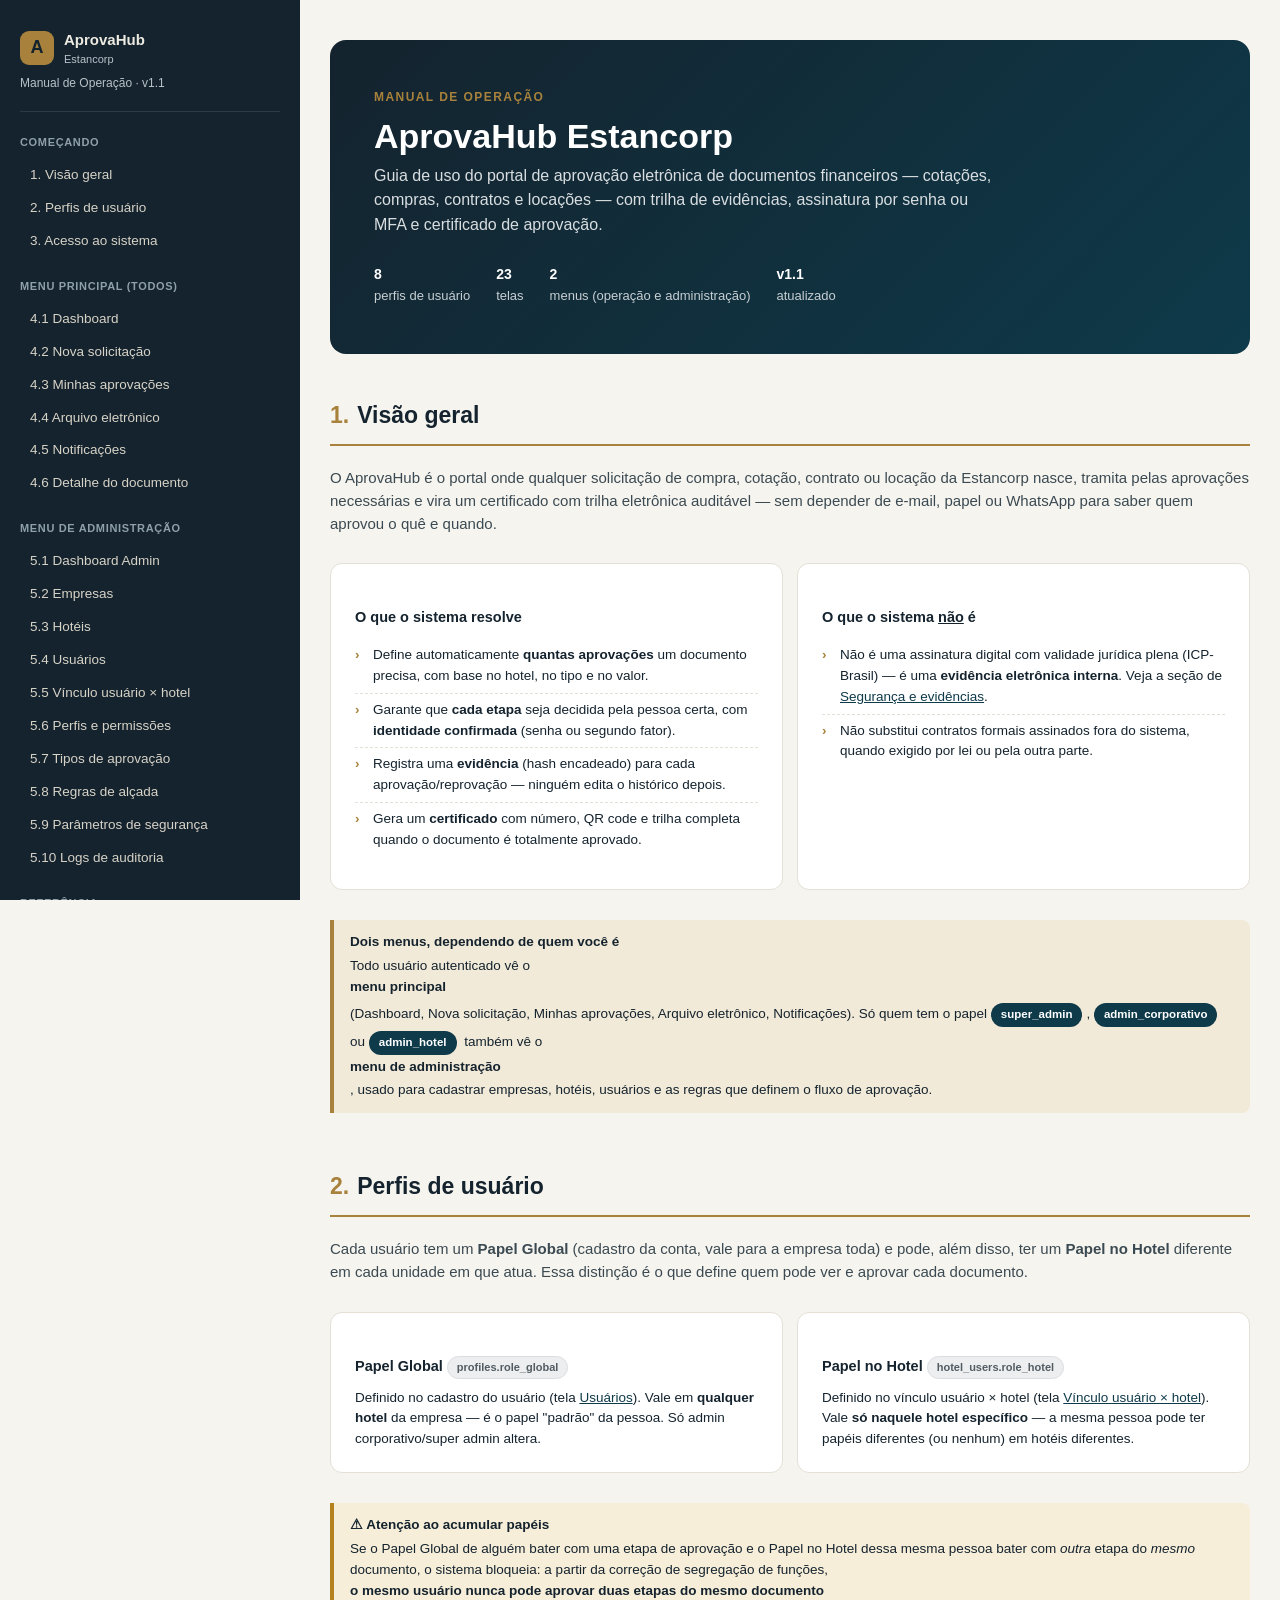
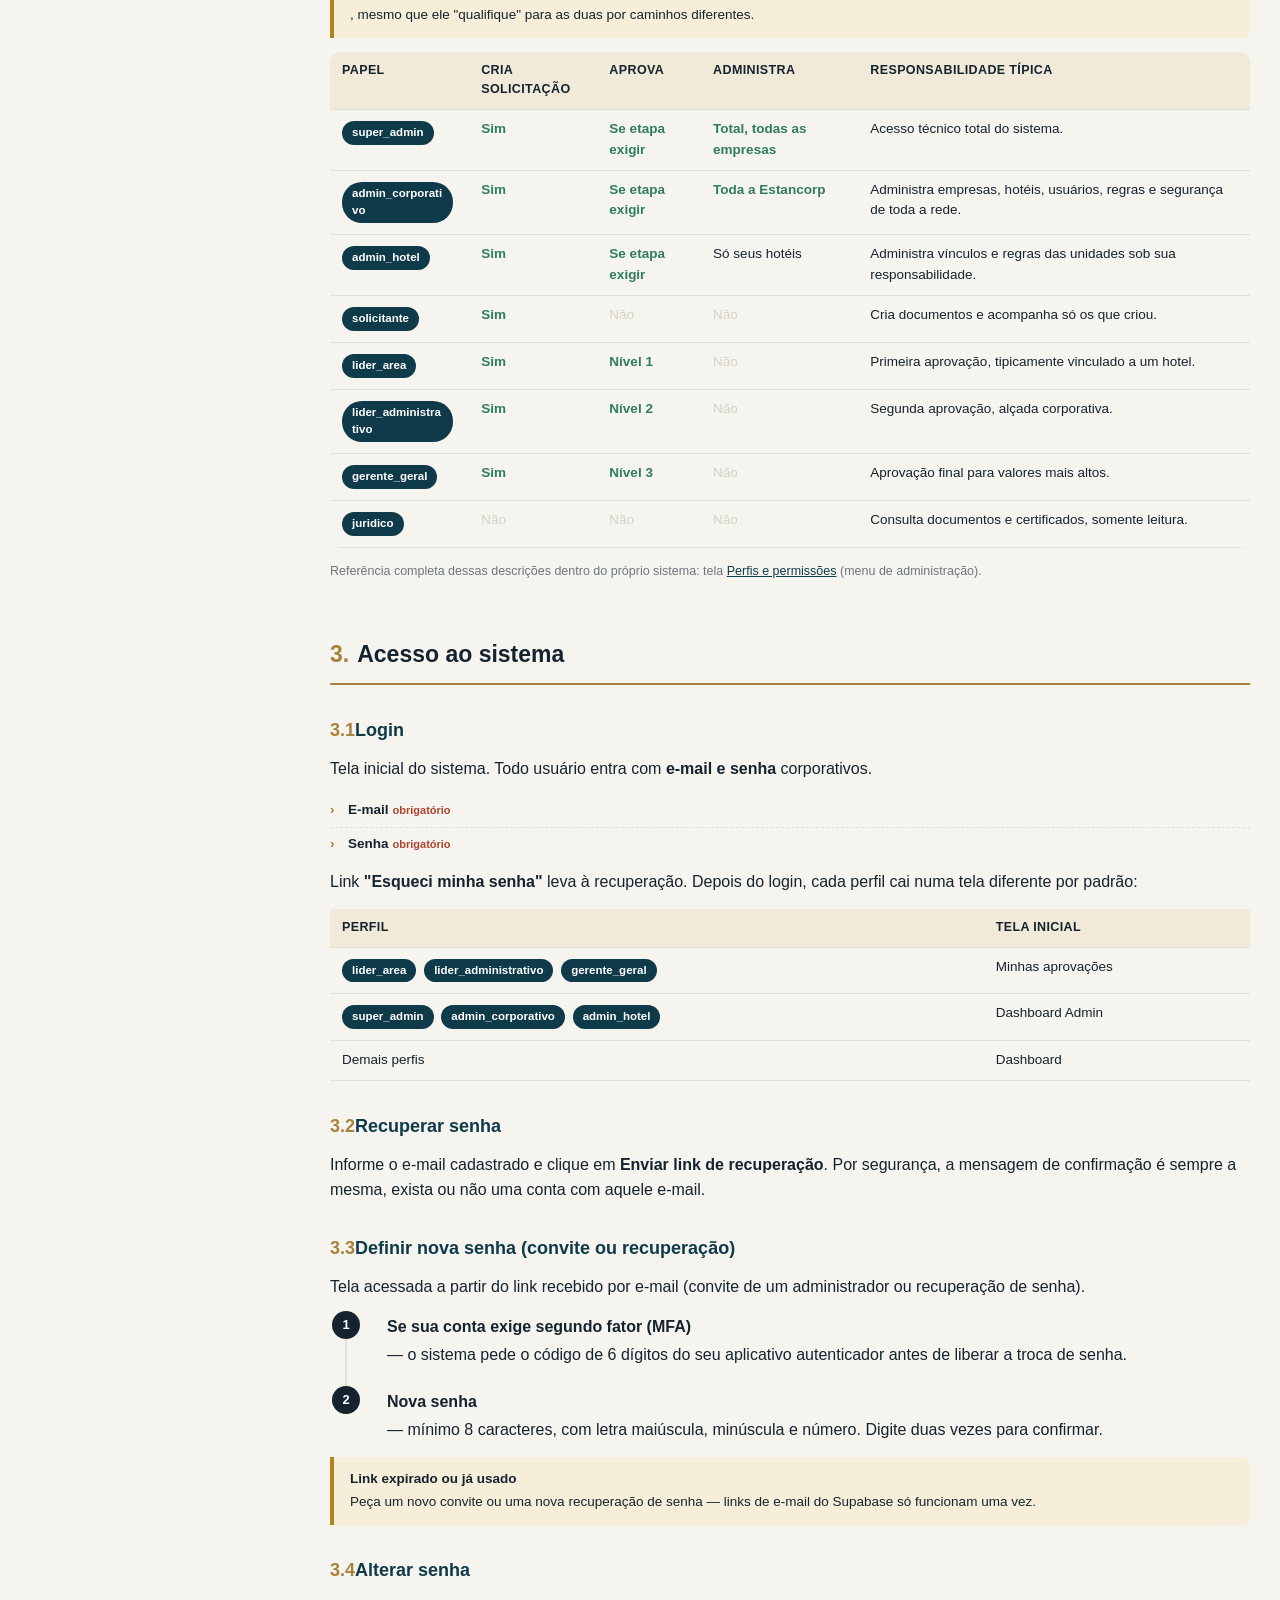
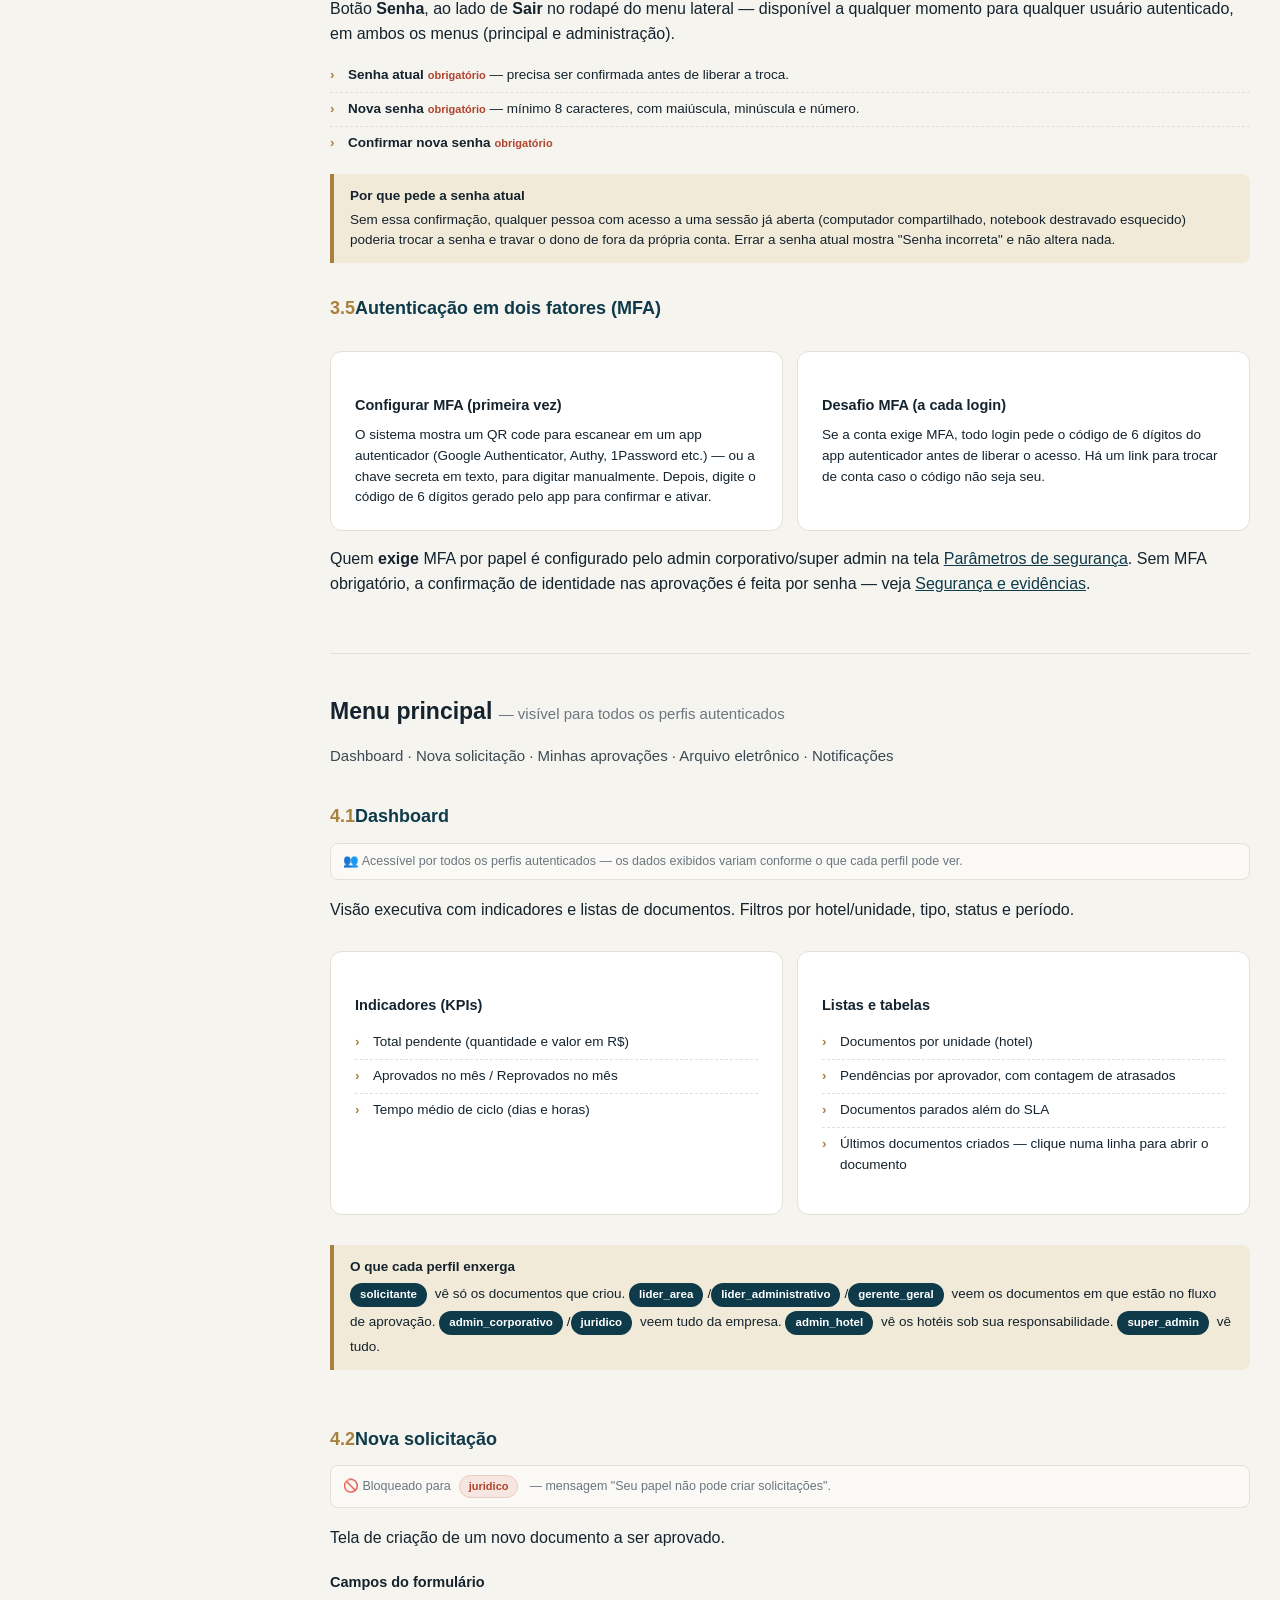
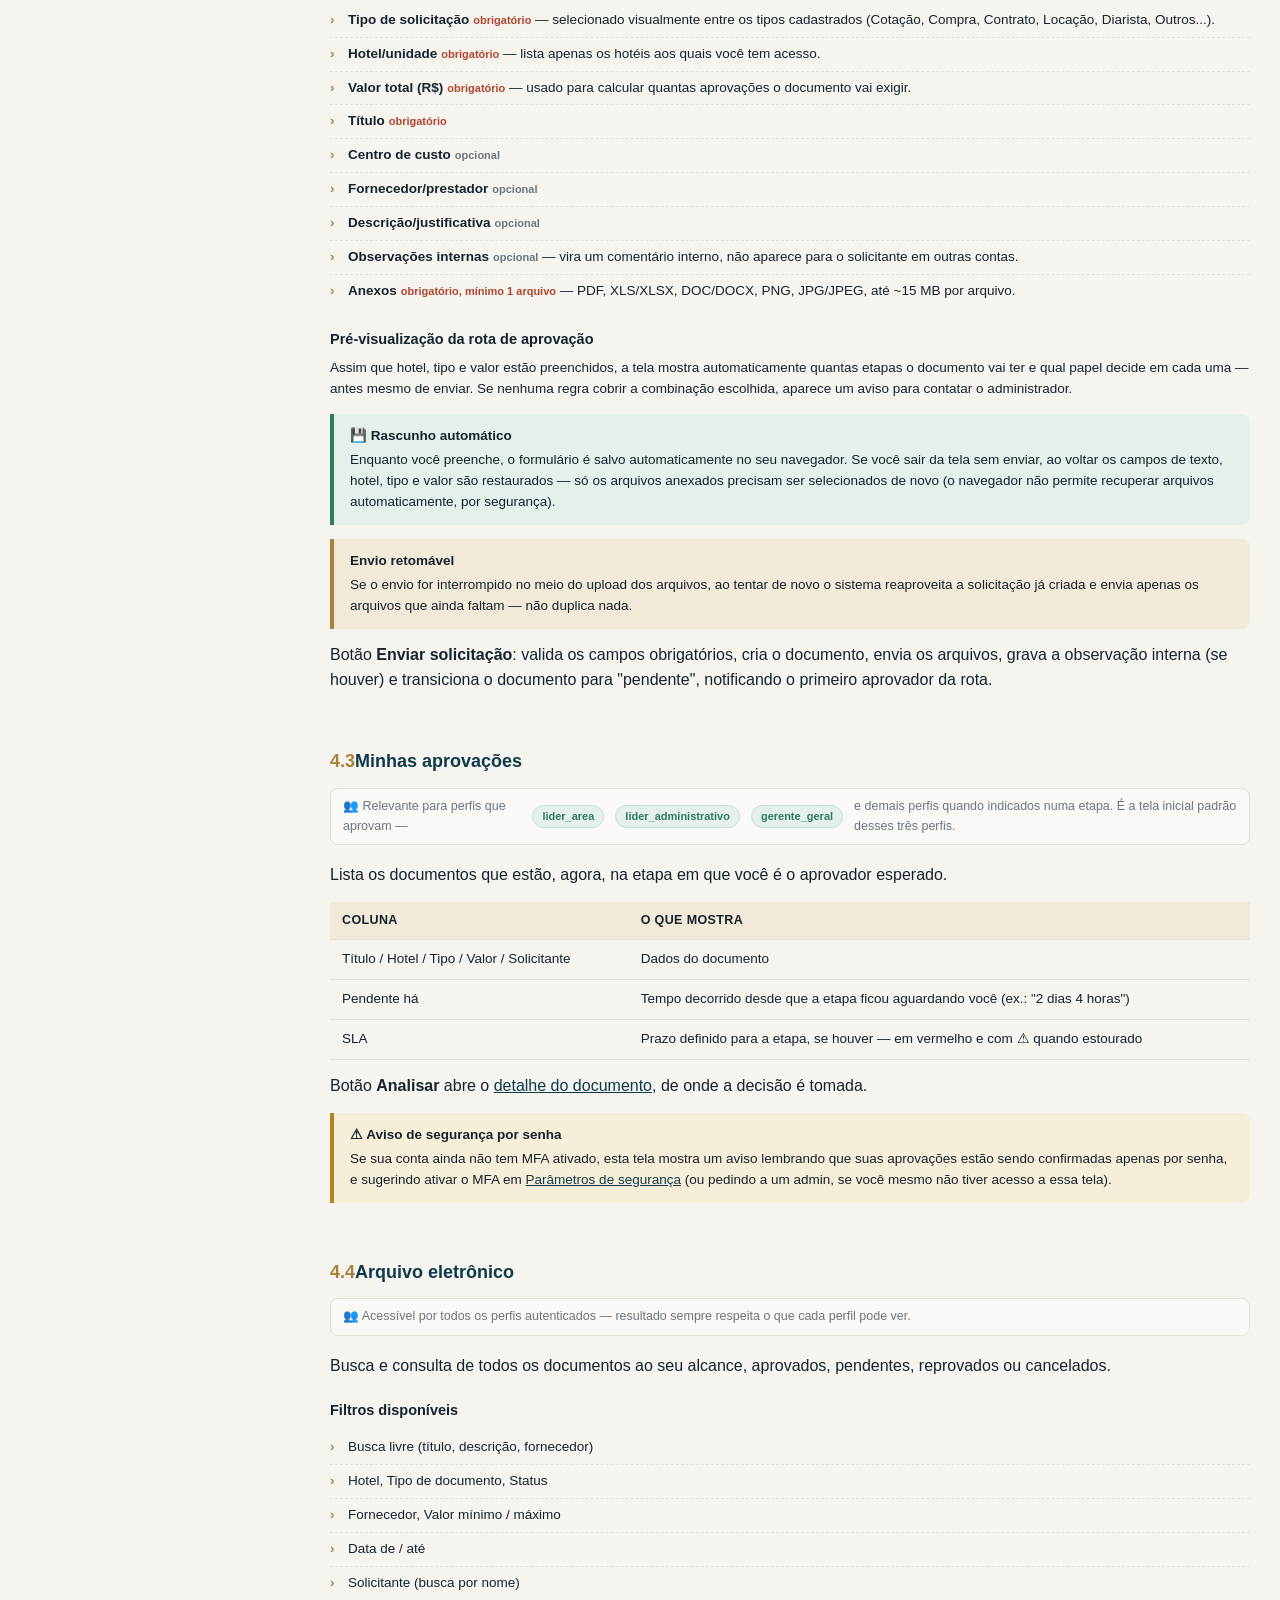
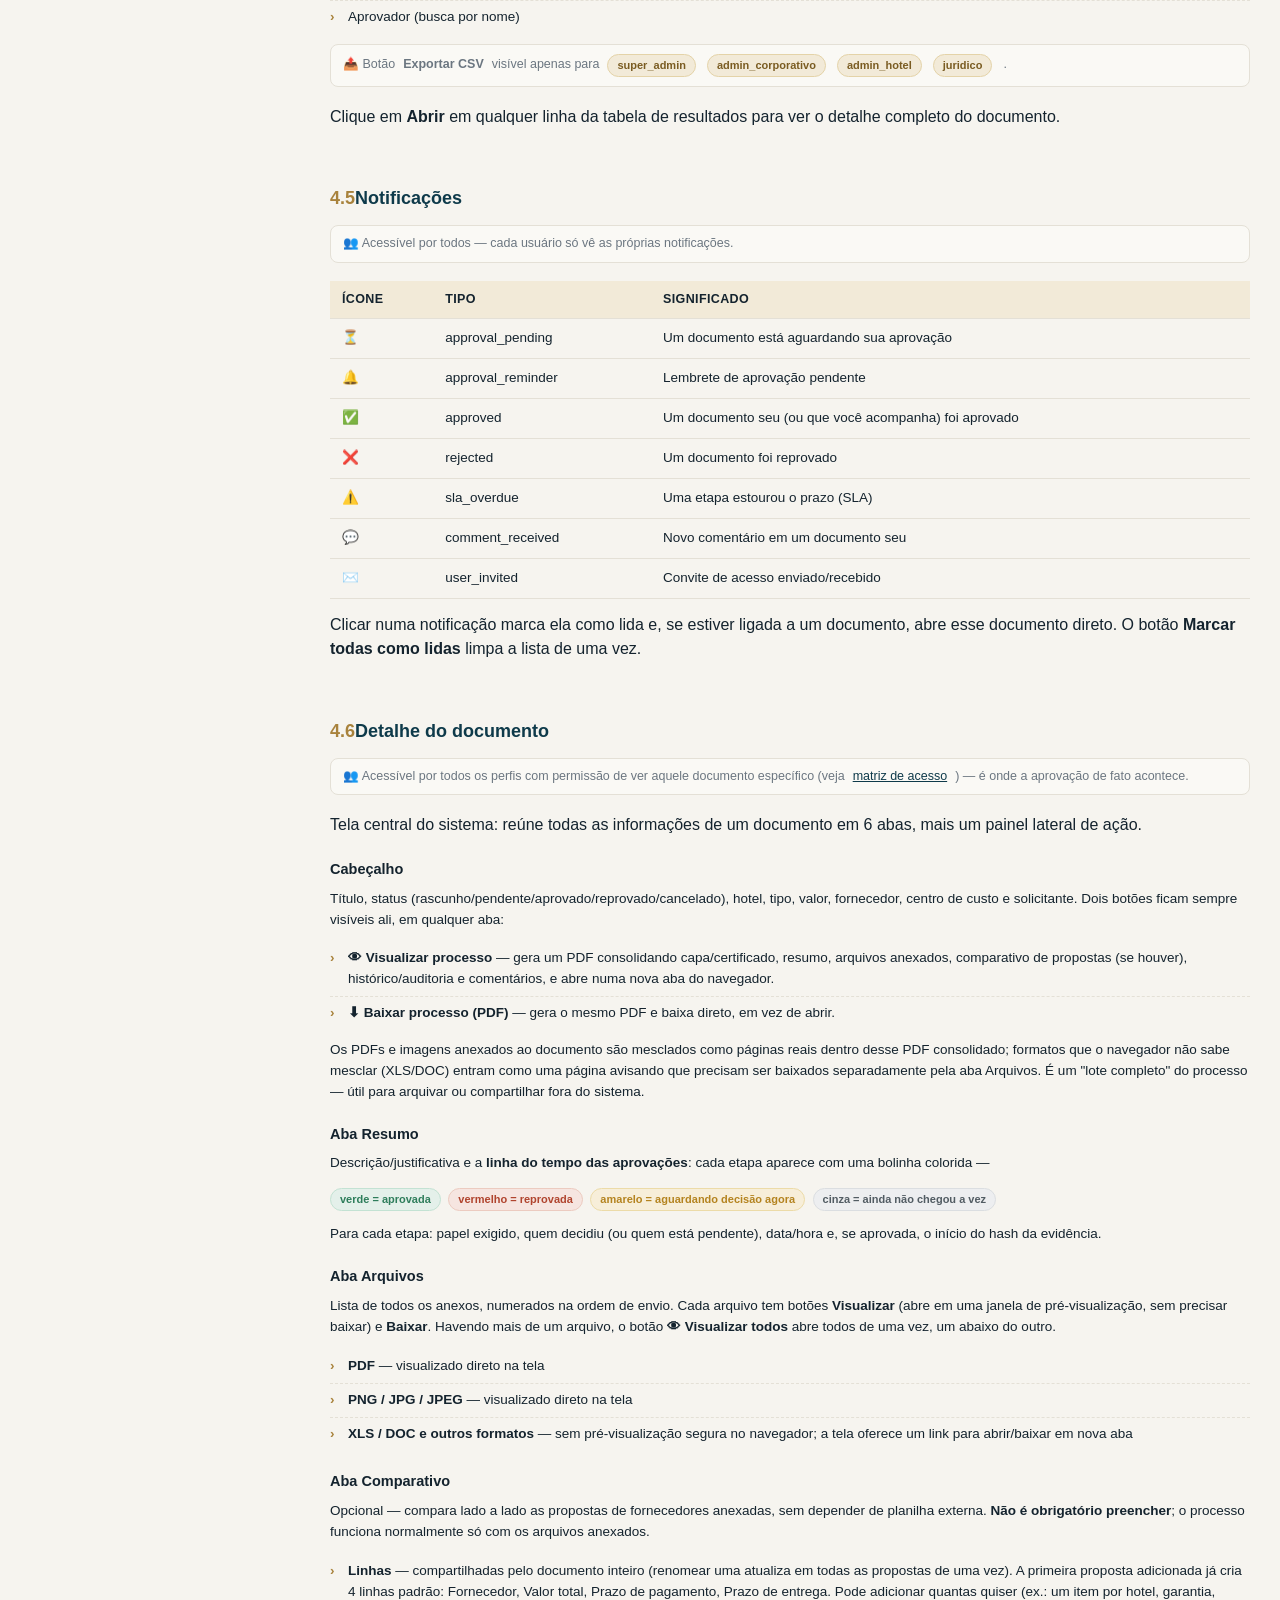
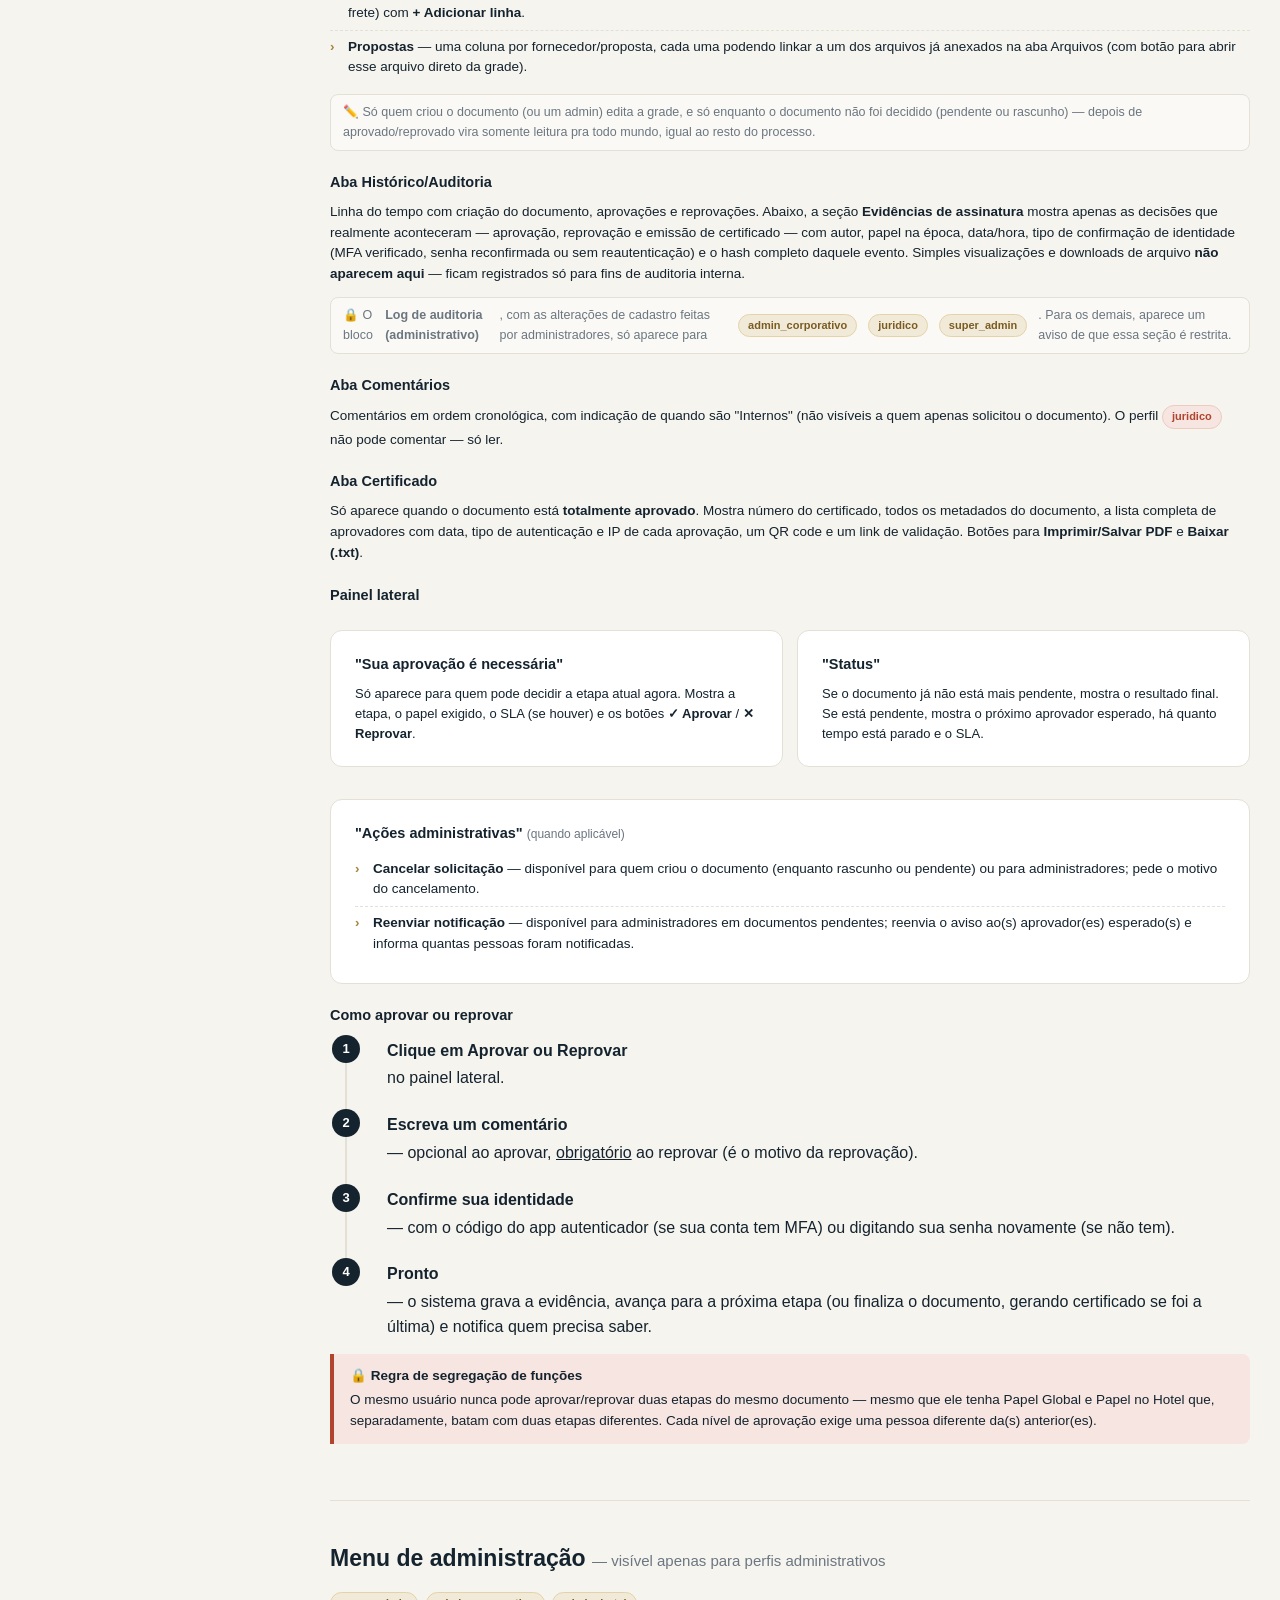
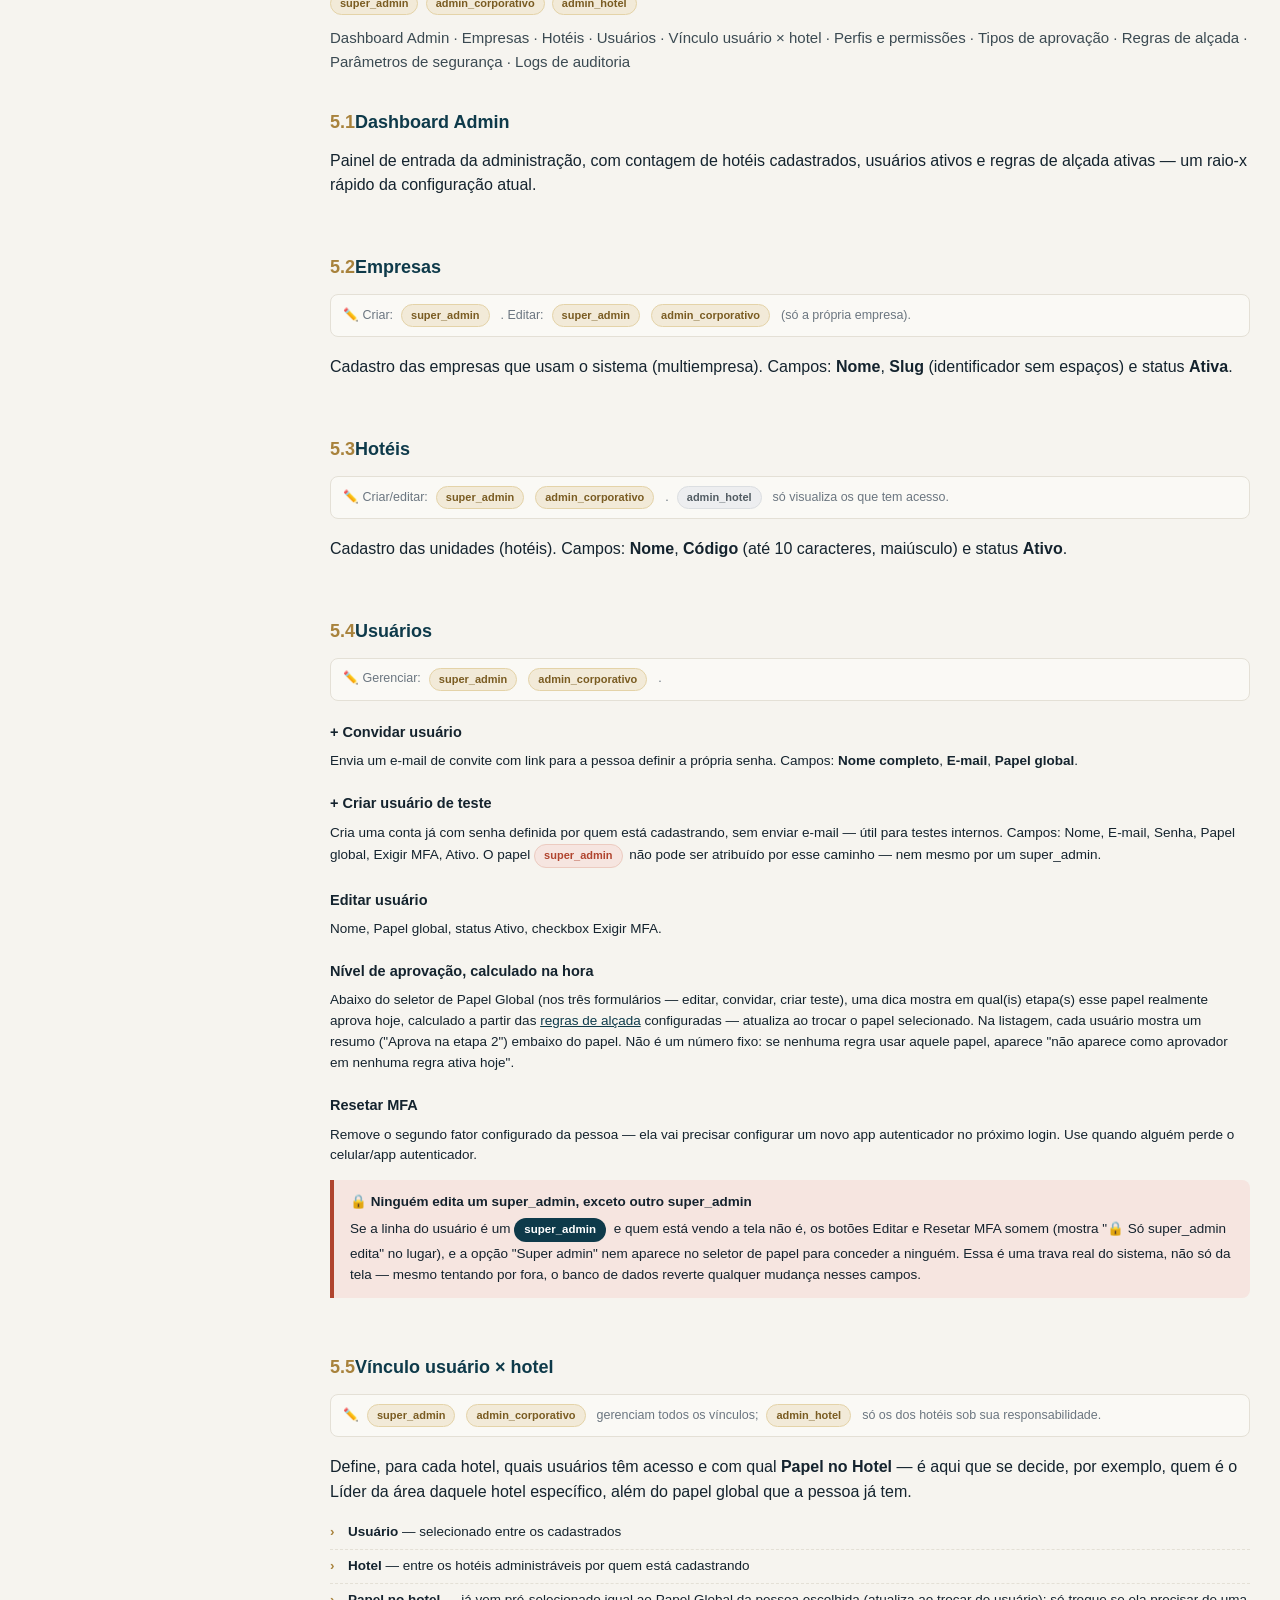
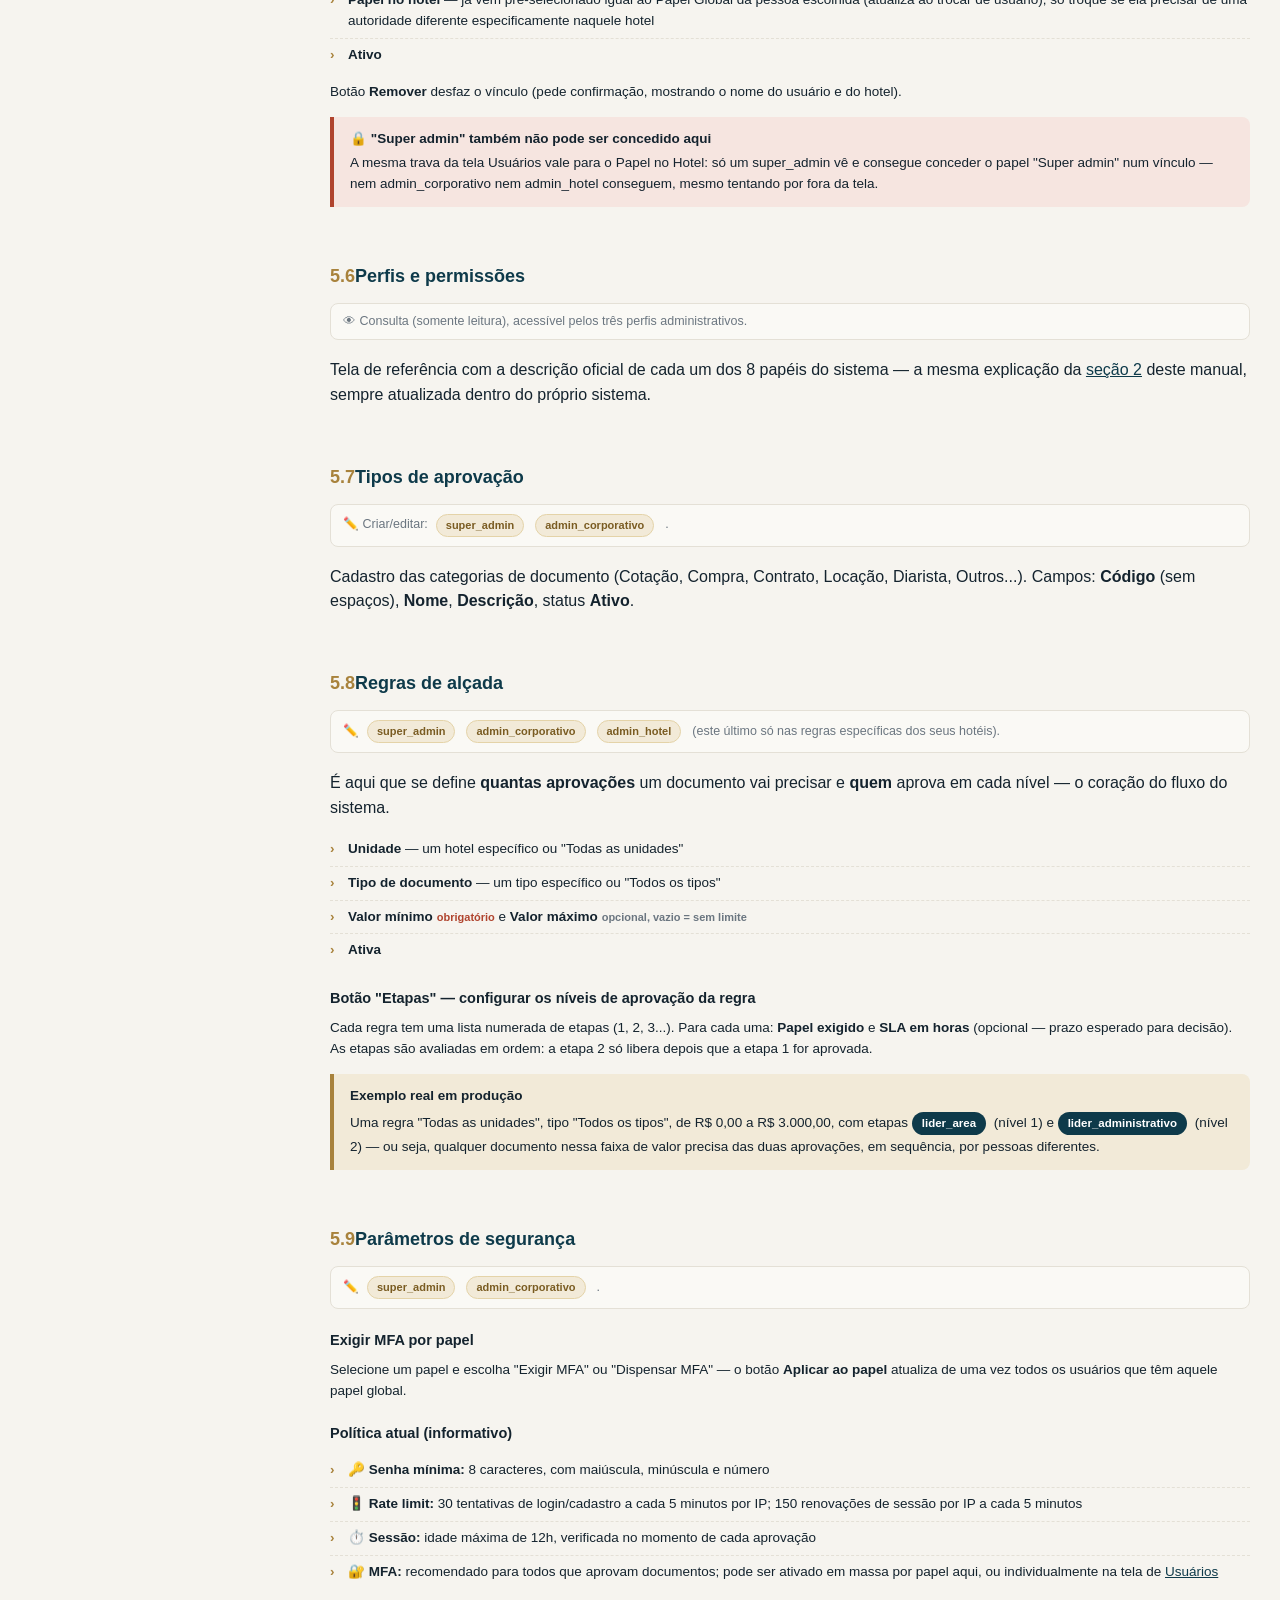
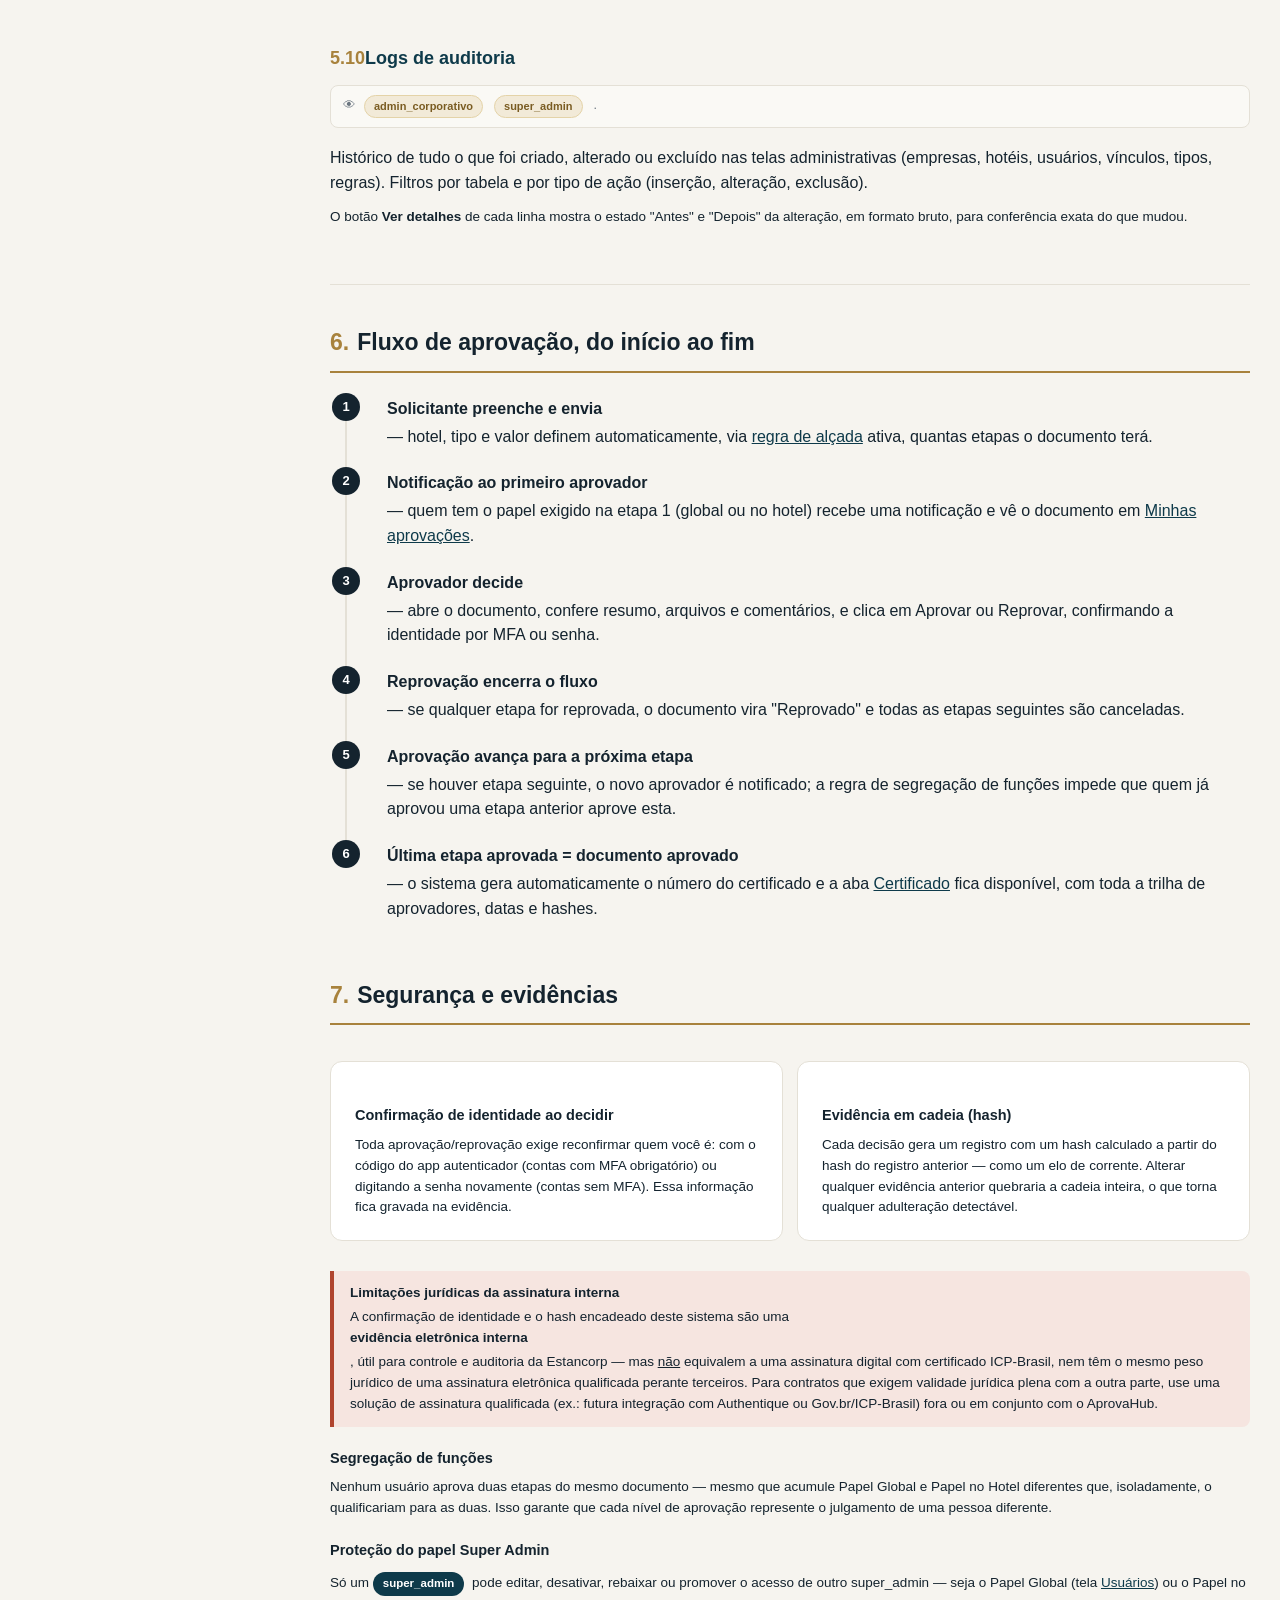
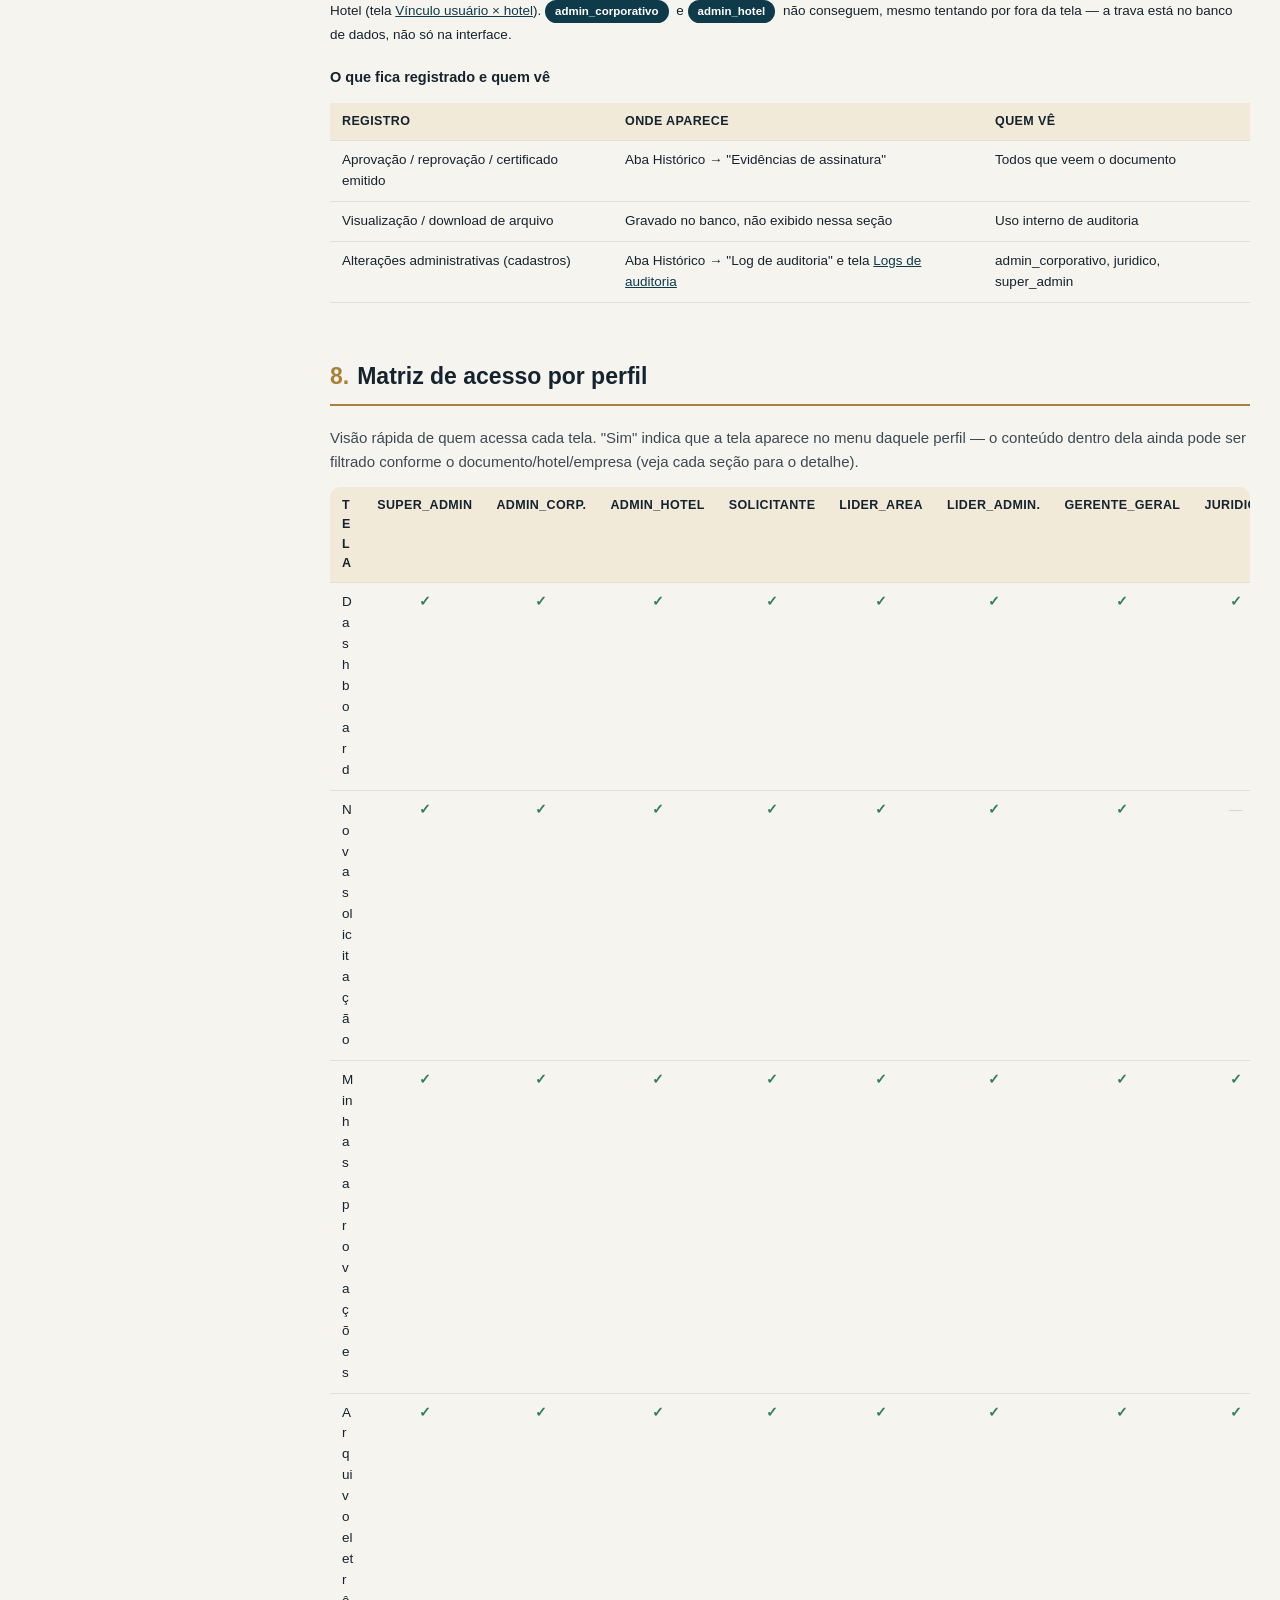
<file: MANUAL_OPERACAO.html>
<!DOCTYPE html>
<html lang="pt-BR">
<head>
<meta charset="UTF-8">
<meta name="viewport" content="width=device-width, initial-scale=1.0">
<title>Manual de Operação — AprovaHub Estancorp</title>
<style>
  :root{
    --ink:#14232E;
    --petrol:#0E3A4A;
    --paper:#F6F4EF;
    --card:#FFFFFF;
    --brass:#A8823C;
    --brass-soft:#F2EAD8;
    --ok:#2E7D5B;
    --ok-soft:#E4F0EA;
    --warn:#B4831F;
    --warn-soft:#F7EED9;
    --danger:#B0442E;
    --danger-soft:#F6E5E0;
    --muted:#6B7680;
    --line:#E4E0D6;
  }
  *{box-sizing:border-box}
  body{
    margin:0;
    font-family:-apple-system,Segoe UI,Roboto,Helvetica,Arial,sans-serif;
    background:var(--paper);
    color:var(--ink);
    line-height:1.55;
  }
  a{color:var(--petrol)}
  .layout{display:flex;min-height:100vh}

  /* Sidebar / sumário */
  nav.toc{
    width:300px;
    flex:0 0 300px;
    background:var(--ink);
    color:#EDEAE1;
    padding:28px 20px 60px;
    position:sticky;
    top:0;
    align-self:flex-start;
    height:100vh;
    overflow-y:auto;
  }
  nav.toc .brand{display:flex;align-items:center;gap:10px;margin-bottom:6px}
  nav.toc .brand-mark{
    width:34px;height:34px;border-radius:9px;background:var(--brass);
    color:var(--ink);font-weight:800;display:flex;align-items:center;justify-content:center;font-size:18px;
  }
  nav.toc .brand b{display:block;font-size:15px}
  nav.toc .brand small{display:block;color:#B9C2C8;font-size:11px}
  nav.toc .sub{font-size:12px;color:#B9C2C8;margin:4px 0 22px;padding-bottom:18px;border-bottom:1px solid #2A3B47}
  nav.toc h4{
    font-size:11px;text-transform:uppercase;letter-spacing:.06em;color:#8FA0AA;
    margin:20px 0 8px;
  }
  nav.toc ul{list-style:none;margin:0;padding:0}
  nav.toc li a{
    display:block;color:#D8D3C7;text-decoration:none;font-size:13.5px;
    padding:6px 10px;border-radius:6px;
  }
  nav.toc li a:hover{background:#1D2E3A;color:#fff}
  nav.toc li.sub-item a{padding-left:22px;font-size:12.5px;color:#AEB8BE}

  main{flex:1;min-width:0;padding:48px 60px 120px;max-width:1080px}

  .cover{
    background:linear-gradient(135deg,var(--ink),var(--petrol));
    color:#fff;border-radius:16px;padding:48px 44px;margin-bottom:44px;
  }
  .cover .kicker{font-size:12px;letter-spacing:.12em;text-transform:uppercase;color:var(--brass);font-weight:700}
  .cover h1{font-size:34px;margin:10px 0 8px;line-height:1.15}
  .cover p{color:#D9DEE1;max-width:620px;margin:0 0 4px}
  .cover .meta{margin-top:26px;display:flex;gap:26px;flex-wrap:wrap;font-size:13px;color:#C7CFD3}
  .cover .meta b{color:#fff;display:block;font-size:14px}

  section{margin-bottom:56px;scroll-margin-top:24px}
  h2{
    font-size:23px;color:var(--ink);border-bottom:2px solid var(--brass);
    padding-bottom:10px;margin:0 0 20px;
  }
  h2 .num{color:var(--brass);margin-right:8px}
  h3{font-size:18px;margin:32px 0 12px;color:var(--petrol);scroll-margin-top:24px}
  h3 .num{color:var(--brass)}
  h4{font-size:14.5px;margin:20px 0 8px;color:var(--ink)}
  p{margin:0 0 12px}
  .lede{font-size:15px;color:#3B4A52}

  .card{
    background:var(--card);border:1px solid var(--line);border-radius:12px;
    padding:22px 24px;margin:16px 0;
  }
  .grid2{display:grid;grid-template-columns:1fr 1fr;gap:14px}
  @media(max-width:760px){.grid2{grid-template-columns:1fr}}

  table{width:100%;border-collapse:collapse;margin:14px 0;font-size:13.5px}
  th,td{text-align:left;padding:9px 12px;border-bottom:1px solid var(--line);vertical-align:top;word-break:break-word}
  th{background:var(--brass-soft);color:var(--ink);font-weight:700;font-size:12.5px;text-transform:uppercase;letter-spacing:.03em}
  tr:hover td{background:#FBFAF6}

  .badge{
    display:inline-block;padding:2px 9px;border-radius:20px;font-size:11px;font-weight:700;
    margin:1px 3px 1px 0;white-space:nowrap;border:1px solid transparent;
  }
  .b-admin{background:var(--brass-soft);color:#7A5C22;border-color:#E4D3A8}
  .b-approve{background:var(--ok-soft);color:var(--ok);border-color:#c3e2d3}
  .b-view{background:#EDEEF0;color:#525C63;border-color:#DBDEE1}
  .b-block{background:var(--danger-soft);color:var(--danger);border-color:#eccbc0}
  .b-warn{background:var(--warn-soft);color:var(--warn);border-color:#ecdba8}

  .pill-role{
    display:inline-block;padding:3px 10px;border-radius:20px;font-size:11.5px;font-weight:700;
    background:var(--petrol);color:#fff;margin:2px 4px 2px 0;
  }

  .note{
    border-left:4px solid var(--brass);background:var(--brass-soft);
    padding:12px 16px;border-radius:0 8px 8px 0;font-size:13.5px;margin:14px 0;
  }
  .note.warn{border-color:var(--warn);background:var(--warn-soft)}
  .note.danger{border-color:var(--danger);background:var(--danger-soft)}
  .note.ok{border-color:var(--ok);background:var(--ok-soft)}
  .note b{display:block;margin-bottom:3px}

  .steps{counter-reset:step;list-style:none;margin:0;padding:0}
  .steps li{
    counter-increment:step;position:relative;padding:4px 0 18px 40px;border-left:2px solid var(--line);margin-left:15px;
  }
  .steps li:last-child{border-color:transparent;padding-bottom:0}
  .steps li::before{
    content:counter(step);position:absolute;left:-15px;top:0;width:28px;height:28px;border-radius:50%;
    background:var(--ink);color:#fff;font-size:13px;font-weight:700;display:flex;align-items:center;justify-content:center;
  }
  .steps li b{display:block;margin-bottom:3px;color:var(--ink)}

  .fieldlist{margin:10px 0;padding:0;list-style:none}
  .fieldlist li{padding:6px 0 6px 18px;border-bottom:1px dashed var(--line);position:relative;font-size:13.5px}
  .fieldlist li::before{content:"›";position:absolute;left:0;color:var(--brass);font-weight:900}
  .fieldlist li:last-child{border-bottom:none}
  .fieldlist b{color:var(--ink)}
  .fieldlist .req{color:var(--danger);font-size:11px;font-weight:700;margin-left:4px}
  .fieldlist .opt{color:var(--muted);font-size:11px;font-weight:600;margin-left:4px}

  .tag-access{
    display:flex;align-items:center;gap:8px;font-size:12.5px;color:var(--muted);
    background:#FAF9F5;border:1px solid var(--line);border-radius:8px;padding:8px 12px;margin:10px 0 18px;
  }

  code, .mono{font-family:ui-monospace,Consolas,monospace;font-size:12.5px;background:#EFEDE6;padding:1px 6px;border-radius:4px}

  .toc-back{display:inline-block;margin-top:36px;font-size:12.5px}
  .divider{height:1px;background:var(--line);margin:40px 0}

  .table-scroll{overflow-x:auto;margin:14px 0;border-radius:10px}
  .table-scroll table{margin:0;min-width:920px}
  .matrix td, .matrix th{text-align:center;white-space:nowrap}
  .matrix td:first-child, .matrix th:first-child{text-align:left;white-space:normal}
  .yes{color:var(--ok);font-weight:800}
  .no{color:#D6D2C8}

  footer{color:var(--muted);font-size:12px;text-align:center;padding:30px 0 10px}

  @media(max-width:1300px){
    main{padding:40px 30px 100px}
  }
  @media(max-width:860px){
    .layout{flex-direction:column}
    nav.toc{width:100%;flex-basis:auto;height:auto;position:relative;top:auto}
    main{padding:30px 18px 90px;max-width:none}
    .cover{padding:32px 26px}
    .cover h1{font-size:26px}
  }

  @media print{
    nav.toc{display:none}
    main{padding:0;max-width:none}
    .table-scroll{overflow-x:visible}
    .table-scroll table{min-width:0;font-size:10px}
    .cover{background:none;color:var(--ink);border:1px solid var(--line)}
    .cover .kicker,{color:var(--brass)}
    section{page-break-inside:avoid}
    a[href]::after{content:""}
  }
</style>
</head>
<body>
<div class="layout">

<nav class="toc">
  <div class="brand">
    <div class="brand-mark">A</div>
    <div><b>AprovaHub</b><small>Estancorp</small></div>
  </div>
  <div class="sub">Manual de Operação · v1.1</div>

  <h4>Começando</h4>
  <ul>
    <li><a href="#intro">1. Visão geral</a></li>
    <li><a href="#perfis">2. Perfis de usuário</a></li>
    <li><a href="#acesso">3. Acesso ao sistema</a></li>
  </ul>

  <h4>Menu principal (todos)</h4>
  <ul>
    <li><a href="#dashboard">4.1 Dashboard</a></li>
    <li><a href="#nova-solicitacao">4.2 Nova solicitação</a></li>
    <li><a href="#pendentes">4.3 Minhas aprovações</a></li>
    <li><a href="#arquivo">4.4 Arquivo eletrônico</a></li>
    <li><a href="#notificacoes">4.5 Notificações</a></li>
    <li><a href="#documento">4.6 Detalhe do documento</a></li>
  </ul>

  <h4>Menu de administração</h4>
  <ul>
    <li><a href="#admin-dashboard">5.1 Dashboard Admin</a></li>
    <li><a href="#admin-companies">5.2 Empresas</a></li>
    <li><a href="#admin-hotels">5.3 Hotéis</a></li>
    <li><a href="#admin-users">5.4 Usuários</a></li>
    <li><a href="#admin-hotel-users">5.5 Vínculo usuário × hotel</a></li>
    <li><a href="#admin-roles">5.6 Perfis e permissões</a></li>
    <li><a href="#admin-types">5.7 Tipos de aprovação</a></li>
    <li><a href="#admin-rules">5.8 Regras de alçada</a></li>
    <li><a href="#admin-security">5.9 Parâmetros de segurança</a></li>
    <li><a href="#admin-audit">5.10 Logs de auditoria</a></li>
  </ul>

  <h4>Referência</h4>
  <ul>
    <li><a href="#fluxo">6. Fluxo de aprovação</a></li>
    <li><a href="#seguranca">7. Segurança e evidências</a></li>
    <li><a href="#matriz">8. Matriz de acesso por perfil</a></li>
    <li><a href="#faq">9. Perguntas frequentes</a></li>
  </ul>
</nav>

<main>

  <div class="cover">
    <div class="kicker">Manual de operação</div>
    <h1>AprovaHub Estancorp</h1>
    <p>Guia de uso do portal de aprovação eletrônica de documentos financeiros — cotações, compras, contratos e locações — com trilha de evidências, assinatura por senha ou MFA e certificado de aprovação.</p>
    <div class="meta">
      <div><b>8</b>perfis de usuário</div>
      <div><b>23</b>telas</div>
      <div><b>2</b>menus (operação e administração)</div>
      <div><b>v1.1</b>atualizado</div>
    </div>
  </div>

  <section id="intro">
    <h2><span class="num">1.</span>Visão geral</h2>
    <p class="lede">O AprovaHub é o portal onde qualquer solicitação de compra, cotação, contrato ou locação da Estancorp nasce, tramita pelas aprovações necessárias e vira um certificado com trilha eletrônica auditável — sem depender de e-mail, papel ou WhatsApp para saber quem aprovou o quê e quando.</p>

    <div class="grid2">
      <div class="card">
        <h4>O que o sistema resolve</h4>
        <ul class="fieldlist">
          <li>Define automaticamente <b>quantas aprovações</b> um documento precisa, com base no hotel, no tipo e no valor.</li>
          <li>Garante que <b>cada etapa</b> seja decidida pela pessoa certa, com <b>identidade confirmada</b> (senha ou segundo fator).</li>
          <li>Registra uma <b>evidência</b> (hash encadeado) para cada aprovação/reprovação — ninguém edita o histórico depois.</li>
          <li>Gera um <b>certificado</b> com número, QR code e trilha completa quando o documento é totalmente aprovado.</li>
        </ul>
      </div>
      <div class="card">
        <h4>O que o sistema <u>não</u> é</h4>
        <ul class="fieldlist">
          <li>Não é uma assinatura digital com validade jurídica plena (ICP-Brasil) — é uma <b>evidência eletrônica interna</b>. Veja a seção de <a href="#seguranca">Segurança e evidências</a>.</li>
          <li>Não substitui contratos formais assinados fora do sistema, quando exigido por lei ou pela outra parte.</li>
        </ul>
      </div>
    </div>

    <div class="note">
      <b>Dois menus, dependendo de quem você é</b>
      Todo usuário autenticado vê o <b>menu principal</b> (Dashboard, Nova solicitação, Minhas aprovações, Arquivo eletrônico, Notificações). Só quem tem o papel <span class="pill-role">super_admin</span>, <span class="pill-role">admin_corporativo</span> ou <span class="pill-role">admin_hotel</span> também vê o <b>menu de administração</b>, usado para cadastrar empresas, hotéis, usuários e as regras que definem o fluxo de aprovação.
    </div>
  </section>

  <section id="perfis">
    <h2><span class="num">2.</span>Perfis de usuário</h2>
    <p class="lede">Cada usuário tem um <b>Papel Global</b> (cadastro da conta, vale para a empresa toda) e pode, além disso, ter um <b>Papel no Hotel</b> diferente em cada unidade em que atua. Essa distinção é o que define quem pode ver e aprovar cada documento.</p>

    <div class="grid2">
      <div class="card">
        <h4>Papel Global <span class="badge b-view">profiles.role_global</span></h4>
        <p style="margin:0;font-size:13.5px">Definido no cadastro do usuário (tela <a href="#admin-users">Usuários</a>). Vale em <b>qualquer hotel</b> da empresa — é o papel "padrão" da pessoa. Só admin corporativo/super admin altera.</p>
      </div>
      <div class="card">
        <h4>Papel no Hotel <span class="badge b-view">hotel_users.role_hotel</span></h4>
        <p style="margin:0;font-size:13.5px">Definido no vínculo usuário × hotel (tela <a href="#admin-hotel-users">Vínculo usuário × hotel</a>). Vale <b>só naquele hotel específico</b> — a mesma pessoa pode ter papéis diferentes (ou nenhum) em hotéis diferentes.</p>
      </div>
    </div>

    <div class="note warn">
      <b>⚠ Atenção ao acumular papéis</b>
      Se o Papel Global de alguém bater com uma etapa de aprovação e o Papel no Hotel dessa mesma pessoa bater com <i>outra</i> etapa do <i>mesmo</i> documento, o sistema bloqueia: a partir da correção de segregação de funções, <b>o mesmo usuário nunca pode aprovar duas etapas do mesmo documento</b>, mesmo que ele "qualifique" para as duas por caminhos diferentes.
    </div>

    <div class="table-scroll" style="overflow-x:auto">
    <table style="min-width:640px">
      <thead><tr><th>Papel</th><th>Cria solicitação</th><th>Aprova</th><th>Administra</th><th>Responsabilidade típica</th></tr></thead>
      <tbody>
        <tr><td><span class="pill-role">super_admin</span></td><td class="yes">Sim</td><td class="yes">Se etapa exigir</td><td class="yes">Total, todas as empresas</td><td>Acesso técnico total do sistema.</td></tr>
        <tr><td><span class="pill-role">admin_corporativo</span></td><td class="yes">Sim</td><td class="yes">Se etapa exigir</td><td class="yes">Toda a Estancorp</td><td>Administra empresas, hotéis, usuários, regras e segurança de toda a rede.</td></tr>
        <tr><td><span class="pill-role">admin_hotel</span></td><td class="yes">Sim</td><td class="yes">Se etapa exigir</td><td>Só seus hotéis</td><td>Administra vínculos e regras das unidades sob sua responsabilidade.</td></tr>
        <tr><td><span class="pill-role">solicitante</span></td><td class="yes">Sim</td><td class="no">Não</td><td class="no">Não</td><td>Cria documentos e acompanha só os que criou.</td></tr>
        <tr><td><span class="pill-role">lider_area</span></td><td class="yes">Sim</td><td class="yes">Nível 1</td><td class="no">Não</td><td>Primeira aprovação, tipicamente vinculado a um hotel.</td></tr>
        <tr><td><span class="pill-role">lider_administrativo</span></td><td class="yes">Sim</td><td class="yes">Nível 2</td><td class="no">Não</td><td>Segunda aprovação, alçada corporativa.</td></tr>
        <tr><td><span class="pill-role">gerente_geral</span></td><td class="yes">Sim</td><td class="yes">Nível 3</td><td class="no">Não</td><td>Aprovação final para valores mais altos.</td></tr>
        <tr><td><span class="pill-role">juridico</span></td><td class="no">Não</td><td class="no">Não</td><td class="no">Não</td><td>Consulta documentos e certificados, somente leitura.</td></tr>
      </tbody>
    </table>
    </div>
    <p style="font-size:12.5px;color:var(--muted)">Referência completa dessas descrições dentro do próprio sistema: tela <a href="#admin-roles">Perfis e permissões</a> (menu de administração).</p>
  </section>

  <section id="acesso">
    <h2><span class="num">3.</span>Acesso ao sistema</h2>

    <h3 id="login"><span class="num">3.1</span>Login</h3>
    <p>Tela inicial do sistema. Todo usuário entra com <b>e-mail e senha</b> corporativos.</p>
    <ul class="fieldlist">
      <li><b>E-mail</b><span class="req">obrigatório</span></li>
      <li><b>Senha</b><span class="req">obrigatório</span></li>
    </ul>
    <p>Link <b>"Esqueci minha senha"</b> leva à recuperação. Depois do login, cada perfil cai numa tela diferente por padrão:</p>
    <table>
      <thead><tr><th>Perfil</th><th>Tela inicial</th></tr></thead>
      <tbody>
        <tr><td><span class="pill-role">lider_area</span> <span class="pill-role">lider_administrativo</span> <span class="pill-role">gerente_geral</span></td><td>Minhas aprovações</td></tr>
        <tr><td><span class="pill-role">super_admin</span> <span class="pill-role">admin_corporativo</span> <span class="pill-role">admin_hotel</span></td><td>Dashboard Admin</td></tr>
        <tr><td>Demais perfis</td><td>Dashboard</td></tr>
      </tbody>
    </table>

    <h3 id="recuperar-senha"><span class="num">3.2</span>Recuperar senha</h3>
    <p>Informe o e-mail cadastrado e clique em <b>Enviar link de recuperação</b>. Por segurança, a mensagem de confirmação é sempre a mesma, exista ou não uma conta com aquele e-mail.</p>

    <h3 id="definir-senha"><span class="num">3.3</span>Definir nova senha (convite ou recuperação)</h3>
    <p>Tela acessada a partir do link recebido por e-mail (convite de um administrador ou recuperação de senha).</p>
    <ol class="steps">
      <li><b>Se sua conta exige segundo fator (MFA)</b> — o sistema pede o código de 6 dígitos do seu aplicativo autenticador antes de liberar a troca de senha.</li>
      <li><b>Nova senha</b> — mínimo 8 caracteres, com letra maiúscula, minúscula e número. Digite duas vezes para confirmar.</li>
    </ol>
    <div class="note warn"><b>Link expirado ou já usado</b> Peça um novo convite ou uma nova recuperação de senha — links de e-mail do Supabase só funcionam uma vez.</div>

    <h3 id="alterar-senha"><span class="num">3.4</span>Alterar senha</h3>
    <p>Botão <b>Senha</b>, ao lado de <b>Sair</b> no rodapé do menu lateral — disponível a qualquer momento para qualquer usuário autenticado, em ambos os menus (principal e administração).</p>
    <ul class="fieldlist">
      <li><b>Senha atual</b><span class="req">obrigatório</span> — precisa ser confirmada antes de liberar a troca.</li>
      <li><b>Nova senha</b><span class="req">obrigatório</span> — mínimo 8 caracteres, com maiúscula, minúscula e número.</li>
      <li><b>Confirmar nova senha</b><span class="req">obrigatório</span></li>
    </ul>
    <div class="note">
      <b>Por que pede a senha atual</b>
      Sem essa confirmação, qualquer pessoa com acesso a uma sessão já aberta (computador compartilhado, notebook destravado esquecido) poderia trocar a senha e travar o dono de fora da própria conta. Errar a senha atual mostra "Senha incorreta" e não altera nada.
    </div>

    <h3 id="mfa"><span class="num">3.5</span>Autenticação em dois fatores (MFA)</h3>
    <div class="grid2">
      <div class="card">
        <h4>Configurar MFA (primeira vez)</h4>
        <p style="font-size:13.5px;margin:0">O sistema mostra um QR code para escanear em um app autenticador (Google Authenticator, Authy, 1Password etc.) — ou a chave secreta em texto, para digitar manualmente. Depois, digite o código de 6 dígitos gerado pelo app para confirmar e ativar.</p>
      </div>
      <div class="card">
        <h4>Desafio MFA (a cada login)</h4>
        <p style="font-size:13.5px;margin:0">Se a conta exige MFA, todo login pede o código de 6 dígitos do app autenticador antes de liberar o acesso. Há um link para trocar de conta caso o código não seja seu.</p>
      </div>
    </div>
    <p>Quem <b>exige</b> MFA por papel é configurado pelo admin corporativo/super admin na tela <a href="#admin-security">Parâmetros de segurança</a>. Sem MFA obrigatório, a confirmação de identidade nas aprovações é feita por senha — veja <a href="#seguranca">Segurança e evidências</a>.</p>
  </section>

  <div class="divider"></div>

  <h2 style="border:none;margin-bottom:4px">Menu principal <span style="font-weight:400;font-size:15px;color:var(--muted)">— visível para todos os perfis autenticados</span></h2>
  <p class="lede" style="margin-bottom:36px">Dashboard · Nova solicitação · Minhas aprovações · Arquivo eletrônico · Notificações</p>

  <section id="dashboard">
    <h3><span class="num">4.1</span>Dashboard</h3>
    <div class="tag-access">👥 Acessível por todos os perfis autenticados — os dados exibidos variam conforme o que cada perfil pode ver.</div>
    <p>Visão executiva com indicadores e listas de documentos. Filtros por hotel/unidade, tipo, status e período.</p>
    <div class="grid2">
      <div class="card">
        <h4>Indicadores (KPIs)</h4>
        <ul class="fieldlist">
          <li>Total pendente (quantidade e valor em R$)</li>
          <li>Aprovados no mês / Reprovados no mês</li>
          <li>Tempo médio de ciclo (dias e horas)</li>
        </ul>
      </div>
      <div class="card">
        <h4>Listas e tabelas</h4>
        <ul class="fieldlist">
          <li>Documentos por unidade (hotel)</li>
          <li>Pendências por aprovador, com contagem de atrasados</li>
          <li>Documentos parados além do SLA</li>
          <li>Últimos documentos criados — clique numa linha para abrir o documento</li>
        </ul>
      </div>
    </div>
    <div class="note">
      <b>O que cada perfil enxerga</b>
      <span class="pill-role">solicitante</span> vê só os documentos que criou. <span class="pill-role">lider_area</span>/<span class="pill-role">lider_administrativo</span>/<span class="pill-role">gerente_geral</span> veem os documentos em que estão no fluxo de aprovação. <span class="pill-role">admin_corporativo</span>/<span class="pill-role">juridico</span> veem tudo da empresa. <span class="pill-role">admin_hotel</span> vê os hotéis sob sua responsabilidade. <span class="pill-role">super_admin</span> vê tudo.
    </div>
  </section>

  <section id="nova-solicitacao">
    <h3><span class="num">4.2</span>Nova solicitação</h3>
    <div class="tag-access">🚫 Bloqueado para <span class="badge b-block">juridico</span> — mensagem "Seu papel não pode criar solicitações".</div>
    <p>Tela de criação de um novo documento a ser aprovado.</p>

    <h4>Campos do formulário</h4>
    <ul class="fieldlist">
      <li><b>Tipo de solicitação</b><span class="req">obrigatório</span> — selecionado visualmente entre os tipos cadastrados (Cotação, Compra, Contrato, Locação, Diarista, Outros...).</li>
      <li><b>Hotel/unidade</b><span class="req">obrigatório</span> — lista apenas os hotéis aos quais você tem acesso.</li>
      <li><b>Valor total (R$)</b><span class="req">obrigatório</span> — usado para calcular quantas aprovações o documento vai exigir.</li>
      <li><b>Título</b><span class="req">obrigatório</span></li>
      <li><b>Centro de custo</b><span class="opt">opcional</span></li>
      <li><b>Fornecedor/prestador</b><span class="opt">opcional</span></li>
      <li><b>Descrição/justificativa</b><span class="opt">opcional</span></li>
      <li><b>Observações internas</b><span class="opt">opcional</span> — vira um comentário interno, não aparece para o solicitante em outras contas.</li>
      <li><b>Anexos</b><span class="req">obrigatório, mínimo 1 arquivo</span> — PDF, XLS/XLSX, DOC/DOCX, PNG, JPG/JPEG, até ~15&nbsp;MB por arquivo.</li>
    </ul>

    <h4>Pré-visualização da rota de aprovação</h4>
    <p style="font-size:13.5px">Assim que hotel, tipo e valor estão preenchidos, a tela mostra automaticamente quantas etapas o documento vai ter e qual papel decide em cada uma — antes mesmo de enviar. Se nenhuma regra cobrir a combinação escolhida, aparece um aviso para contatar o administrador.</p>

    <div class="note ok">
      <b>💾 Rascunho automático</b>
      Enquanto você preenche, o formulário é salvo automaticamente no seu navegador. Se você sair da tela sem enviar, ao voltar os campos de texto, hotel, tipo e valor são restaurados — só os arquivos anexados precisam ser selecionados de novo (o navegador não permite recuperar arquivos automaticamente, por segurança).
    </div>
    <div class="note">
      <b>Envio retomável</b>
      Se o envio for interrompido no meio do upload dos arquivos, ao tentar de novo o sistema reaproveita a solicitação já criada e envia apenas os arquivos que ainda faltam — não duplica nada.
    </div>

    <p>Botão <b>Enviar solicitação</b>: valida os campos obrigatórios, cria o documento, envia os arquivos, grava a observação interna (se houver) e transiciona o documento para "pendente", notificando o primeiro aprovador da rota.</p>
  </section>

  <section id="pendentes">
    <h3><span class="num">4.3</span>Minhas aprovações</h3>
    <div class="tag-access">👥 Relevante para perfis que aprovam — <span class="badge b-approve">lider_area</span> <span class="badge b-approve">lider_administrativo</span> <span class="badge b-approve">gerente_geral</span> e demais perfis quando indicados numa etapa. É a tela inicial padrão desses três perfis.</div>
    <p>Lista os documentos que estão, agora, na etapa em que você é o aprovador esperado.</p>
    <table>
      <thead><tr><th>Coluna</th><th>O que mostra</th></tr></thead>
      <tbody>
        <tr><td>Título / Hotel / Tipo / Valor / Solicitante</td><td>Dados do documento</td></tr>
        <tr><td>Pendente há</td><td>Tempo decorrido desde que a etapa ficou aguardando você (ex.: "2 dias 4 horas")</td></tr>
        <tr><td>SLA</td><td>Prazo definido para a etapa, se houver — em vermelho e com ⚠ quando estourado</td></tr>
      </tbody>
    </table>
    <p>Botão <b>Analisar</b> abre o <a href="#documento">detalhe do documento</a>, de onde a decisão é tomada.</p>
    <div class="note warn"><b>⚠ Aviso de segurança por senha</b> Se sua conta ainda não tem MFA ativado, esta tela mostra um aviso lembrando que suas aprovações estão sendo confirmadas apenas por senha, e sugerindo ativar o MFA em <a href="#admin-security">Parâmetros de segurança</a> (ou pedindo a um admin, se você mesmo não tiver acesso a essa tela).</div>
  </section>

  <section id="arquivo">
    <h3><span class="num">4.4</span>Arquivo eletrônico</h3>
    <div class="tag-access">👥 Acessível por todos os perfis autenticados — resultado sempre respeita o que cada perfil pode ver.</div>
    <p>Busca e consulta de todos os documentos ao seu alcance, aprovados, pendentes, reprovados ou cancelados.</p>

    <h4>Filtros disponíveis</h4>
    <ul class="fieldlist">
      <li>Busca livre (título, descrição, fornecedor)</li>
      <li>Hotel, Tipo de documento, Status</li>
      <li>Fornecedor, Valor mínimo / máximo</li>
      <li>Data de / até</li>
      <li>Solicitante (busca por nome)</li>
      <li>Aprovador (busca por nome)</li>
    </ul>

    <div class="tag-access">📤 Botão <b>Exportar CSV</b> visível apenas para <span class="badge b-admin">super_admin</span> <span class="badge b-admin">admin_corporativo</span> <span class="badge b-admin">admin_hotel</span> <span class="badge b-admin">juridico</span>.</div>

    <p>Clique em <b>Abrir</b> em qualquer linha da tabela de resultados para ver o detalhe completo do documento.</p>
  </section>

  <section id="notificacoes">
    <h3><span class="num">4.5</span>Notificações</h3>
    <div class="tag-access">👥 Acessível por todos — cada usuário só vê as próprias notificações.</div>
    <table>
      <thead><tr><th>Ícone</th><th>Tipo</th><th>Significado</th></tr></thead>
      <tbody>
        <tr><td>⏳</td><td>approval_pending</td><td>Um documento está aguardando sua aprovação</td></tr>
        <tr><td>🔔</td><td>approval_reminder</td><td>Lembrete de aprovação pendente</td></tr>
        <tr><td>✅</td><td>approved</td><td>Um documento seu (ou que você acompanha) foi aprovado</td></tr>
        <tr><td>❌</td><td>rejected</td><td>Um documento foi reprovado</td></tr>
        <tr><td>⚠️</td><td>sla_overdue</td><td>Uma etapa estourou o prazo (SLA)</td></tr>
        <tr><td>💬</td><td>comment_received</td><td>Novo comentário em um documento seu</td></tr>
        <tr><td>✉️</td><td>user_invited</td><td>Convite de acesso enviado/recebido</td></tr>
      </tbody>
    </table>
    <p>Clicar numa notificação marca ela como lida e, se estiver ligada a um documento, abre esse documento direto. O botão <b>Marcar todas como lidas</b> limpa a lista de uma vez.</p>
  </section>

  <section id="documento">
    <h3><span class="num">4.6</span>Detalhe do documento</h3>
    <div class="tag-access">👥 Acessível por todos os perfis com permissão de ver aquele documento específico (veja <a href="#matriz">matriz de acesso</a>) — é onde a aprovação de fato acontece.</div>
    <p>Tela central do sistema: reúne todas as informações de um documento em 6 abas, mais um painel lateral de ação.</p>

    <h4>Cabeçalho</h4>
    <p style="font-size:13.5px">Título, status (rascunho/pendente/aprovado/reprovado/cancelado), hotel, tipo, valor, fornecedor, centro de custo e solicitante. Dois botões ficam sempre visíveis ali, em qualquer aba:</p>
    <ul class="fieldlist">
      <li><b>👁 Visualizar processo</b> — gera um PDF consolidando capa/certificado, resumo, arquivos anexados, comparativo de propostas (se houver), histórico/auditoria e comentários, e abre numa nova aba do navegador.</li>
      <li><b>⬇ Baixar processo (PDF)</b> — gera o mesmo PDF e baixa direto, em vez de abrir.</li>
    </ul>
    <p style="font-size:13.5px">Os PDFs e imagens anexados ao documento são mesclados como páginas reais dentro desse PDF consolidado; formatos que o navegador não sabe mesclar (XLS/DOC) entram como uma página avisando que precisam ser baixados separadamente pela aba Arquivos. É um "lote completo" do processo — útil para arquivar ou compartilhar fora do sistema.</p>

    <h4>Aba Resumo</h4>
    <p style="font-size:13.5px">Descrição/justificativa e a <b>linha do tempo das aprovações</b>: cada etapa aparece com uma bolinha colorida —</p>
    <p>
      <span class="badge b-approve">verde = aprovada</span>
      <span class="badge b-block">vermelho = reprovada</span>
      <span class="badge b-warn">amarelo = aguardando decisão agora</span>
      <span class="badge b-view">cinza = ainda não chegou a vez</span>
    </p>
    <p style="font-size:13.5px">Para cada etapa: papel exigido, quem decidiu (ou quem está pendente), data/hora e, se aprovada, o início do hash da evidência.</p>

    <h4>Aba Arquivos</h4>
    <p style="font-size:13.5px">Lista de todos os anexos, numerados na ordem de envio. Cada arquivo tem botões <b>Visualizar</b> (abre em uma janela de pré-visualização, sem precisar baixar) e <b>Baixar</b>. Havendo mais de um arquivo, o botão <b>👁 Visualizar todos</b> abre todos de uma vez, um abaixo do outro.</p>
    <ul class="fieldlist">
      <li><b>PDF</b> — visualizado direto na tela</li>
      <li><b>PNG / JPG / JPEG</b> — visualizado direto na tela</li>
      <li><b>XLS / DOC e outros formatos</b> — sem pré-visualização segura no navegador; a tela oferece um link para abrir/baixar em nova aba</li>
    </ul>

    <h4>Aba Comparativo</h4>
    <p style="font-size:13.5px">Opcional — compara lado a lado as propostas de fornecedores anexadas, sem depender de planilha externa. <b>Não é obrigatório preencher</b>; o processo funciona normalmente só com os arquivos anexados.</p>
    <ul class="fieldlist">
      <li><b>Linhas</b> — compartilhadas pelo documento inteiro (renomear uma atualiza em todas as propostas de uma vez). A primeira proposta adicionada já cria 4 linhas padrão: Fornecedor, Valor total, Prazo de pagamento, Prazo de entrega. Pode adicionar quantas quiser (ex.: um item por hotel, garantia, frete) com <b>+ Adicionar linha</b>.</li>
      <li><b>Propostas</b> — uma coluna por fornecedor/proposta, cada uma podendo linkar a um dos arquivos já anexados na aba Arquivos (com botão para abrir esse arquivo direto da grade).</li>
    </ul>
    <div class="tag-access">✏️ Só quem criou o documento (ou um admin) edita a grade, e só enquanto o documento não foi decidido (pendente ou rascunho) — depois de aprovado/reprovado vira somente leitura pra todo mundo, igual ao resto do processo.</div>

    <h4>Aba Histórico/Auditoria</h4>
    <p style="font-size:13.5px">Linha do tempo com criação do documento, aprovações e reprovações. Abaixo, a seção <b>Evidências de assinatura</b> mostra apenas as decisões que realmente aconteceram — aprovação, reprovação e emissão de certificado — com autor, papel na época, data/hora, tipo de confirmação de identidade (MFA verificado, senha reconfirmada ou sem reautenticação) e o hash completo daquele evento. Simples visualizações e downloads de arquivo <b>não aparecem aqui</b> — ficam registrados só para fins de auditoria interna.</p>
    <div class="tag-access">🔒 O bloco <b>Log de auditoria (administrativo)</b>, com as alterações de cadastro feitas por administradores, só aparece para <span class="badge b-admin">admin_corporativo</span> <span class="badge b-admin">juridico</span> <span class="badge b-admin">super_admin</span>. Para os demais, aparece um aviso de que essa seção é restrita.</div>

    <h4>Aba Comentários</h4>
    <p style="font-size:13.5px">Comentários em ordem cronológica, com indicação de quando são "Internos" (não visíveis a quem apenas solicitou o documento). O perfil <span class="badge b-block">juridico</span> não pode comentar — só ler.</p>

    <h4>Aba Certificado</h4>
    <p style="font-size:13.5px">Só aparece quando o documento está <b>totalmente aprovado</b>. Mostra número do certificado, todos os metadados do documento, a lista completa de aprovadores com data, tipo de autenticação e IP de cada aprovação, um QR code e um link de validação. Botões para <b>Imprimir/Salvar PDF</b> e <b>Baixar (.txt)</b>.</p>

    <h4>Painel lateral</h4>
    <div class="grid2">
      <div class="card">
        <h4 style="margin-top:0">"Sua aprovação é necessária"</h4>
        <p style="font-size:13px;margin:0">Só aparece para quem pode decidir a etapa atual agora. Mostra a etapa, o papel exigido, o SLA (se houver) e os botões <b>✓ Aprovar</b> / <b>✕ Reprovar</b>.</p>
      </div>
      <div class="card">
        <h4 style="margin-top:0">"Status"</h4>
        <p style="font-size:13px;margin:0">Se o documento já não está mais pendente, mostra o resultado final. Se está pendente, mostra o próximo aprovador esperado, há quanto tempo está parado e o SLA.</p>
      </div>
    </div>
    <div class="card">
      <h4 style="margin-top:0">"Ações administrativas" <span style="font-weight:400;font-size:12px;color:var(--muted)">(quando aplicável)</span></h4>
      <ul class="fieldlist" style="margin:0">
        <li><b>Cancelar solicitação</b> — disponível para quem criou o documento (enquanto rascunho ou pendente) ou para administradores; pede o motivo do cancelamento.</li>
        <li><b>Reenviar notificação</b> — disponível para administradores em documentos pendentes; reenvia o aviso ao(s) aprovador(es) esperado(s) e informa quantas pessoas foram notificadas.</li>
      </ul>
    </div>

    <h4>Como aprovar ou reprovar</h4>
    <ol class="steps">
      <li><b>Clique em Aprovar ou Reprovar</b> no painel lateral.</li>
      <li><b>Escreva um comentário</b> — opcional ao aprovar, <u>obrigatório</u> ao reprovar (é o motivo da reprovação).</li>
      <li><b>Confirme sua identidade</b> — com o código do app autenticador (se sua conta tem MFA) ou digitando sua senha novamente (se não tem).</li>
      <li><b>Pronto</b> — o sistema grava a evidência, avança para a próxima etapa (ou finaliza o documento, gerando certificado se foi a última) e notifica quem precisa saber.</li>
    </ol>
    <div class="note danger">
      <b>🔒 Regra de segregação de funções</b>
      O mesmo usuário nunca pode aprovar/reprovar duas etapas do mesmo documento — mesmo que ele tenha Papel Global e Papel no Hotel que, separadamente, batam com duas etapas diferentes. Cada nível de aprovação exige uma pessoa diferente da(s) anterior(es).
    </div>
  </section>

  <div class="divider"></div>

  <h2 style="border:none;margin-bottom:4px">Menu de administração <span style="font-weight:400;font-size:15px;color:var(--muted)">— visível apenas para perfis administrativos</span></h2>
  <p class="lede" style="margin-bottom:10px">
    <span class="badge b-admin">super_admin</span>
    <span class="badge b-admin">admin_corporativo</span>
    <span class="badge b-admin">admin_hotel</span>
  </p>
  <p class="lede" style="margin-bottom:36px">Dashboard Admin · Empresas · Hotéis · Usuários · Vínculo usuário × hotel · Perfis e permissões · Tipos de aprovação · Regras de alçada · Parâmetros de segurança · Logs de auditoria</p>

  <section id="admin-dashboard">
    <h3><span class="num">5.1</span>Dashboard Admin</h3>
    <p>Painel de entrada da administração, com contagem de hotéis cadastrados, usuários ativos e regras de alçada ativas — um raio-x rápido da configuração atual.</p>
  </section>

  <section id="admin-companies">
    <h3><span class="num">5.2</span>Empresas</h3>
    <div class="tag-access">✏️ Criar: <span class="badge b-admin">super_admin</span>. Editar: <span class="badge b-admin">super_admin</span> <span class="badge b-admin">admin_corporativo</span> (só a própria empresa).</div>
    <p>Cadastro das empresas que usam o sistema (multiempresa). Campos: <b>Nome</b>, <b>Slug</b> (identificador sem espaços) e status <b>Ativa</b>.</p>
  </section>

  <section id="admin-hotels">
    <h3><span class="num">5.3</span>Hotéis</h3>
    <div class="tag-access">✏️ Criar/editar: <span class="badge b-admin">super_admin</span> <span class="badge b-admin">admin_corporativo</span>. <span class="badge b-view">admin_hotel</span> só visualiza os que tem acesso.</div>
    <p>Cadastro das unidades (hotéis). Campos: <b>Nome</b>, <b>Código</b> (até 10 caracteres, maiúsculo) e status <b>Ativo</b>.</p>
  </section>

  <section id="admin-users">
    <h3><span class="num">5.4</span>Usuários</h3>
    <div class="tag-access">✏️ Gerenciar: <span class="badge b-admin">super_admin</span> <span class="badge b-admin">admin_corporativo</span>.</div>

    <h4>+ Convidar usuário</h4>
    <p style="font-size:13.5px">Envia um e-mail de convite com link para a pessoa definir a própria senha. Campos: <b>Nome completo</b>, <b>E-mail</b>, <b>Papel global</b>.</p>

    <h4>+ Criar usuário de teste</h4>
    <p style="font-size:13.5px">Cria uma conta já com senha definida por quem está cadastrando, sem enviar e-mail — útil para testes internos. Campos: Nome, E-mail, Senha, Papel global, Exigir MFA, Ativo. O papel <span class="badge b-block">super_admin</span> não pode ser atribuído por esse caminho — nem mesmo por um super_admin.</p>

    <h4>Editar usuário</h4>
    <p style="font-size:13.5px">Nome, Papel global, status Ativo, checkbox Exigir MFA.</p>

    <h4>Nível de aprovação, calculado na hora</h4>
    <p style="font-size:13.5px">Abaixo do seletor de Papel Global (nos três formulários — editar, convidar, criar teste), uma dica mostra em qual(is) etapa(s) esse papel realmente aprova hoje, calculado a partir das <a href="#admin-rules">regras de alçada</a> configuradas — atualiza ao trocar o papel selecionado. Na listagem, cada usuário mostra um resumo ("Aprova na etapa 2") embaixo do papel. Não é um número fixo: se nenhuma regra usar aquele papel, aparece "não aparece como aprovador em nenhuma regra ativa hoje".</p>

    <h4>Resetar MFA</h4>
    <p style="font-size:13.5px">Remove o segundo fator configurado da pessoa — ela vai precisar configurar um novo app autenticador no próximo login. Use quando alguém perde o celular/app autenticador.</p>

    <div class="note danger">
      <b>🔒 Ninguém edita um super_admin, exceto outro super_admin</b>
      Se a linha do usuário é um <span class="pill-role">super_admin</span> e quem está vendo a tela não é, os botões Editar e Resetar MFA somem (mostra "🔒 Só super_admin edita" no lugar), e a opção "Super admin" nem aparece no seletor de papel para conceder a ninguém. Essa é uma trava real do sistema, não só da tela — mesmo tentando por fora, o banco de dados reverte qualquer mudança nesses campos.
    </div>
  </section>

  <section id="admin-hotel-users">
    <h3><span class="num">5.5</span>Vínculo usuário × hotel</h3>
    <div class="tag-access">✏️ <span class="badge b-admin">super_admin</span> <span class="badge b-admin">admin_corporativo</span> gerenciam todos os vínculos; <span class="badge b-admin">admin_hotel</span> só os dos hotéis sob sua responsabilidade.</div>
    <p>Define, para cada hotel, quais usuários têm acesso e com qual <b>Papel no Hotel</b> — é aqui que se decide, por exemplo, quem é o Líder da área daquele hotel específico, além do papel global que a pessoa já tem.</p>
    <ul class="fieldlist">
      <li><b>Usuário</b> — selecionado entre os cadastrados</li>
      <li><b>Hotel</b> — entre os hotéis administráveis por quem está cadastrando</li>
      <li><b>Papel no hotel</b> — já vem pré-selecionado igual ao Papel Global da pessoa escolhida (atualiza ao trocar de usuário); só troque se ela precisar de uma autoridade diferente especificamente naquele hotel</li>
      <li><b>Ativo</b></li>
    </ul>
    <p style="font-size:13.5px">Botão <b>Remover</b> desfaz o vínculo (pede confirmação, mostrando o nome do usuário e do hotel).</p>
    <div class="note danger">
      <b>🔒 "Super admin" também não pode ser concedido aqui</b>
      A mesma trava da tela Usuários vale para o Papel no Hotel: só um super_admin vê e consegue conceder o papel "Super admin" num vínculo — nem admin_corporativo nem admin_hotel conseguem, mesmo tentando por fora da tela.
    </div>
  </section>

  <section id="admin-roles">
    <h3><span class="num">5.6</span>Perfis e permissões</h3>
    <div class="tag-access">👁 Consulta (somente leitura), acessível pelos três perfis administrativos.</div>
    <p>Tela de referência com a descrição oficial de cada um dos 8 papéis do sistema — a mesma explicação da <a href="#perfis">seção 2</a> deste manual, sempre atualizada dentro do próprio sistema.</p>
  </section>

  <section id="admin-types">
    <h3><span class="num">5.7</span>Tipos de aprovação</h3>
    <div class="tag-access">✏️ Criar/editar: <span class="badge b-admin">super_admin</span> <span class="badge b-admin">admin_corporativo</span>.</div>
    <p>Cadastro das categorias de documento (Cotação, Compra, Contrato, Locação, Diarista, Outros...). Campos: <b>Código</b> (sem espaços), <b>Nome</b>, <b>Descrição</b>, status <b>Ativo</b>.</p>
  </section>

  <section id="admin-rules">
    <h3><span class="num">5.8</span>Regras de alçada</h3>
    <div class="tag-access">✏️ <span class="badge b-admin">super_admin</span> <span class="badge b-admin">admin_corporativo</span> <span class="badge b-admin">admin_hotel</span> (este último só nas regras específicas dos seus hotéis).</div>
    <p>É aqui que se define <b>quantas aprovações</b> um documento vai precisar e <b>quem</b> aprova em cada nível — o coração do fluxo do sistema.</p>
    <ul class="fieldlist">
      <li><b>Unidade</b> — um hotel específico ou "Todas as unidades"</li>
      <li><b>Tipo de documento</b> — um tipo específico ou "Todos os tipos"</li>
      <li><b>Valor mínimo</b><span class="req">obrigatório</span> e <b>Valor máximo</b><span class="opt">opcional, vazio = sem limite</span></li>
      <li><b>Ativa</b></li>
    </ul>
    <h4>Botão "Etapas" — configurar os níveis de aprovação da regra</h4>
    <p style="font-size:13.5px">Cada regra tem uma lista numerada de etapas (1, 2, 3...). Para cada uma: <b>Papel exigido</b> e <b>SLA em horas</b> (opcional — prazo esperado para decisão). As etapas são avaliadas em ordem: a etapa 2 só libera depois que a etapa 1 for aprovada.</p>
    <div class="note">
      <b>Exemplo real em produção</b>
      Uma regra "Todas as unidades", tipo "Todos os tipos", de R$ 0,00 a R$ 3.000,00, com etapas <span class="pill-role">lider_area</span> (nível 1) e <span class="pill-role">lider_administrativo</span> (nível 2) — ou seja, qualquer documento nessa faixa de valor precisa das duas aprovações, em sequência, por pessoas diferentes.
    </div>
  </section>

  <section id="admin-security">
    <h3><span class="num">5.9</span>Parâmetros de segurança</h3>
    <div class="tag-access">✏️ <span class="badge b-admin">super_admin</span> <span class="badge b-admin">admin_corporativo</span>.</div>

    <h4>Exigir MFA por papel</h4>
    <p style="font-size:13.5px">Selecione um papel e escolha "Exigir MFA" ou "Dispensar MFA" — o botão <b>Aplicar ao papel</b> atualiza de uma vez todos os usuários que têm aquele papel global.</p>

    <h4>Política atual (informativo)</h4>
    <ul class="fieldlist">
      <li><b>🔑 Senha mínima:</b> 8 caracteres, com maiúscula, minúscula e número</li>
      <li><b>🚦 Rate limit:</b> 30 tentativas de login/cadastro a cada 5 minutos por IP; 150 renovações de sessão por IP a cada 5 minutos</li>
      <li><b>⏱️ Sessão:</b> idade máxima de 12h, verificada no momento de cada aprovação</li>
      <li><b>🔐 MFA:</b> recomendado para todos que aprovam documentos; pode ser ativado em massa por papel aqui, ou individualmente na tela de <a href="#admin-users">Usuários</a></li>
    </ul>
  </section>

  <section id="admin-audit">
    <h3><span class="num">5.10</span>Logs de auditoria</h3>
    <div class="tag-access">👁 <span class="badge b-admin">admin_corporativo</span> <span class="badge b-admin">super_admin</span>.</div>
    <p>Histórico de tudo o que foi criado, alterado ou excluído nas telas administrativas (empresas, hotéis, usuários, vínculos, tipos, regras). Filtros por tabela e por tipo de ação (inserção, alteração, exclusão).</p>
    <p style="font-size:13.5px">O botão <b>Ver detalhes</b> de cada linha mostra o estado "Antes" e "Depois" da alteração, em formato bruto, para conferência exata do que mudou.</p>
  </section>

  <div class="divider"></div>

  <section id="fluxo">
    <h2><span class="num">6.</span>Fluxo de aprovação, do início ao fim</h2>
    <ol class="steps">
      <li><b>Solicitante preenche e envia</b> — hotel, tipo e valor definem automaticamente, via <a href="#admin-rules">regra de alçada</a> ativa, quantas etapas o documento terá.</li>
      <li><b>Notificação ao primeiro aprovador</b> — quem tem o papel exigido na etapa 1 (global ou no hotel) recebe uma notificação e vê o documento em <a href="#pendentes">Minhas aprovações</a>.</li>
      <li><b>Aprovador decide</b> — abre o documento, confere resumo, arquivos e comentários, e clica em Aprovar ou Reprovar, confirmando a identidade por MFA ou senha.</li>
      <li><b>Reprovação encerra o fluxo</b> — se qualquer etapa for reprovada, o documento vira "Reprovado" e todas as etapas seguintes são canceladas.</li>
      <li><b>Aprovação avança para a próxima etapa</b> — se houver etapa seguinte, o novo aprovador é notificado; a regra de segregação de funções impede que quem já aprovou uma etapa anterior aprove esta.</li>
      <li><b>Última etapa aprovada = documento aprovado</b> — o sistema gera automaticamente o número do certificado e a aba <a href="#documento">Certificado</a> fica disponível, com toda a trilha de aprovadores, datas e hashes.</li>
    </ol>
  </section>

  <section id="seguranca">
    <h2><span class="num">7.</span>Segurança e evidências</h2>

    <div class="grid2">
      <div class="card">
        <h4>Confirmação de identidade ao decidir</h4>
        <p style="font-size:13.5px;margin:0">Toda aprovação/reprovação exige reconfirmar quem você é: com o código do app autenticador (contas com MFA obrigatório) ou digitando a senha novamente (contas sem MFA). Essa informação fica gravada na evidência.</p>
      </div>
      <div class="card">
        <h4>Evidência em cadeia (hash)</h4>
        <p style="font-size:13.5px;margin:0">Cada decisão gera um registro com um hash calculado a partir do hash do registro anterior — como um elo de corrente. Alterar qualquer evidência anterior quebraria a cadeia inteira, o que torna qualquer adulteração detectável.</p>
      </div>
    </div>

    <div class="note danger">
      <b>Limitações jurídicas da assinatura interna</b>
      A confirmação de identidade e o hash encadeado deste sistema são uma <b>evidência eletrônica interna</b>, útil para controle e auditoria da Estancorp — mas <u>não</u> equivalem a uma assinatura digital com certificado ICP-Brasil, nem têm o mesmo peso jurídico de uma assinatura eletrônica qualificada perante terceiros. Para contratos que exigem validade jurídica plena com a outra parte, use uma solução de assinatura qualificada (ex.: futura integração com Authentique ou Gov.br/ICP-Brasil) fora ou em conjunto com o AprovaHub.
    </div>

    <h4>Segregação de funções</h4>
    <p style="font-size:13.5px">Nenhum usuário aprova duas etapas do mesmo documento — mesmo que acumule Papel Global e Papel no Hotel diferentes que, isoladamente, o qualificariam para as duas. Isso garante que cada nível de aprovação represente o julgamento de uma pessoa diferente.</p>

    <h4>Proteção do papel Super Admin</h4>
    <p style="font-size:13.5px">Só um <span class="pill-role">super_admin</span> pode editar, desativar, rebaixar ou promover o acesso de outro super_admin — seja o Papel Global (tela <a href="#admin-users">Usuários</a>) ou o Papel no Hotel (tela <a href="#admin-hotel-users">Vínculo usuário × hotel</a>). <span class="pill-role">admin_corporativo</span> e <span class="pill-role">admin_hotel</span> não conseguem, mesmo tentando por fora da tela — a trava está no banco de dados, não só na interface.</p>

    <h4>O que fica registrado e quem vê</h4>
    <table>
      <thead><tr><th>Registro</th><th>Onde aparece</th><th>Quem vê</th></tr></thead>
      <tbody>
        <tr><td>Aprovação / reprovação / certificado emitido</td><td>Aba Histórico → "Evidências de assinatura"</td><td>Todos que veem o documento</td></tr>
        <tr><td>Visualização / download de arquivo</td><td>Gravado no banco, não exibido nessa seção</td><td>Uso interno de auditoria</td></tr>
        <tr><td>Alterações administrativas (cadastros)</td><td>Aba Histórico → "Log de auditoria" e tela <a href="#admin-audit">Logs de auditoria</a></td><td>admin_corporativo, juridico, super_admin</td></tr>
      </tbody>
    </table>
  </section>

  <section id="matriz">
    <h2><span class="num">8.</span>Matriz de acesso por perfil</h2>
    <p class="lede">Visão rápida de quem acessa cada tela. "Sim" indica que a tela aparece no menu daquele perfil — o conteúdo dentro dela ainda pode ser filtrado conforme o documento/hotel/empresa (veja cada seção para o detalhe).</p>
    <div class="table-scroll">
    <table class="matrix">
      <thead>
        <tr>
          <th>Tela</th>
          <th>super_admin</th><th>admin_corp.</th><th>admin_hotel</th>
          <th>solicitante</th><th>lider_area</th><th>lider_admin.</th>
          <th>gerente_geral</th><th>juridico</th>
        </tr>
      </thead>
      <tbody>
        <tr><td>Dashboard</td><td class="yes">✓</td><td class="yes">✓</td><td class="yes">✓</td><td class="yes">✓</td><td class="yes">✓</td><td class="yes">✓</td><td class="yes">✓</td><td class="yes">✓</td></tr>
        <tr><td>Nova solicitação</td><td class="yes">✓</td><td class="yes">✓</td><td class="yes">✓</td><td class="yes">✓</td><td class="yes">✓</td><td class="yes">✓</td><td class="yes">✓</td><td class="no">—</td></tr>
        <tr><td>Minhas aprovações</td><td class="yes">✓</td><td class="yes">✓</td><td class="yes">✓</td><td class="yes">✓</td><td class="yes">✓</td><td class="yes">✓</td><td class="yes">✓</td><td class="yes">✓</td></tr>
        <tr><td>Arquivo eletrônico</td><td class="yes">✓</td><td class="yes">✓</td><td class="yes">✓</td><td class="yes">✓</td><td class="yes">✓</td><td class="yes">✓</td><td class="yes">✓</td><td class="yes">✓</td></tr>
        <tr><td>Exportar CSV</td><td class="yes">✓</td><td class="yes">✓</td><td class="yes">✓</td><td class="no">—</td><td class="no">—</td><td class="no">—</td><td class="no">—</td><td class="yes">✓</td></tr>
        <tr><td>Notificações</td><td class="yes">✓</td><td class="yes">✓</td><td class="yes">✓</td><td class="yes">✓</td><td class="yes">✓</td><td class="yes">✓</td><td class="yes">✓</td><td class="yes">✓</td></tr>
        <tr><td>Comentar em documento</td><td class="yes">✓</td><td class="yes">✓</td><td class="yes">✓</td><td class="yes">✓</td><td class="yes">✓</td><td class="yes">✓</td><td class="yes">✓</td><td class="no">—</td></tr>
        <tr><td>Log de auditoria (aba do documento)</td><td class="yes">✓</td><td class="yes">✓</td><td class="no">—</td><td class="no">—</td><td class="no">—</td><td class="no">—</td><td class="no">—</td><td class="yes">✓</td></tr>
        <tr><td colspan="9" style="background:var(--brass-soft);font-weight:700;color:#7A5C22">Menu de administração</td></tr>
        <tr><td>Dashboard Admin</td><td class="yes">✓</td><td class="yes">✓</td><td class="yes">✓</td><td class="no">—</td><td class="no">—</td><td class="no">—</td><td class="no">—</td><td class="no">—</td></tr>
        <tr><td>Empresas</td><td class="yes">✓ cria</td><td class="yes">edita</td><td class="no">—</td><td class="no">—</td><td class="no">—</td><td class="no">—</td><td class="no">—</td><td class="no">—</td></tr>
        <tr><td>Hotéis</td><td class="yes">✓ cria</td><td class="yes">cria</td><td class="yes">vê</td><td class="no">—</td><td class="no">—</td><td class="no">—</td><td class="no">—</td><td class="no">—</td></tr>
        <tr><td>Usuários</td><td class="yes">✓</td><td class="yes">✓</td><td class="no">—</td><td class="no">—</td><td class="no">—</td><td class="no">—</td><td class="no">—</td><td class="no">—</td></tr>
        <tr><td>Vínculo usuário × hotel</td><td class="yes">✓</td><td class="yes">✓</td><td class="yes">seus hotéis</td><td class="no">—</td><td class="no">—</td><td class="no">—</td><td class="no">—</td><td class="no">—</td></tr>
        <tr><td>Perfis e permissões</td><td class="yes">✓</td><td class="yes">✓</td><td class="yes">✓</td><td class="no">—</td><td class="no">—</td><td class="no">—</td><td class="no">—</td><td class="no">—</td></tr>
        <tr><td>Tipos de aprovação</td><td class="yes">✓</td><td class="yes">✓</td><td class="no">—</td><td class="no">—</td><td class="no">—</td><td class="no">—</td><td class="no">—</td><td class="no">—</td></tr>
        <tr><td>Regras de alçada</td><td class="yes">✓</td><td class="yes">✓</td><td class="yes">seus hotéis</td><td class="no">—</td><td class="no">—</td><td class="no">—</td><td class="no">—</td><td class="no">—</td></tr>
        <tr><td>Parâmetros de segurança</td><td class="yes">✓</td><td class="yes">✓</td><td class="no">—</td><td class="no">—</td><td class="no">—</td><td class="no">—</td><td class="no">—</td><td class="no">—</td></tr>
        <tr><td>Logs de auditoria (admin)</td><td class="yes">✓</td><td class="yes">✓</td><td class="no">—</td><td class="no">—</td><td class="no">—</td><td class="no">—</td><td class="no">—</td><td class="no">—</td></tr>
      </tbody>
    </table>
    </div>
  </section>

  <section id="faq">
    <h2><span class="num">9.</span>Perguntas frequentes</h2>

    <h4>Aprovei um documento, mas o botão de aprovar continua aparecendo pra outra pessoa. Está certo?</h4>
    <p style="font-size:13.5px">Sim, se o documento tiver mais de uma etapa (ex.: Líder da área + Líder administrativo). O status só muda para "Aprovado" quando a <b>última</b> etapa configurada na regra de alçada for decidida. Confira o número de etapas na tela <a href="#admin-rules">Regras de alçada</a>.</p>

    <h4>Por que não consigo aprovar a segunda etapa de um documento que eu mesmo aprovei na primeira etapa?</h4>
    <p style="font-size:13.5px">É a regra de <a href="#seguranca">segregação de funções</a>: o sistema nunca permite que a mesma pessoa decida duas etapas do mesmo documento, mesmo que ela tenha papéis (global e no hotel) que teoricamente qualificariam para as duas. Peça para outra pessoa com o papel exigido decidir a próxima etapa.</p>

    <h4>Perdi meu app autenticador (MFA). E agora?</h4>
    <p style="font-size:13.5px">Peça a um administrador (<span class="pill-role">super_admin</span> ou <span class="pill-role">admin_corporativo</span>) para usar o botão <b>Resetar MFA</b> na tela <a href="#admin-users">Usuários</a>. No próximo login, você vai configurar um novo app.</p>

    <h4>Por que não vejo um documento que sei que existe?</h4>
    <p style="font-size:13.5px">O acesso é sempre restrito por empresa, hotel e papel. Se você é <span class="pill-role">solicitante</span>, só vê o que você mesmo criou. Se é líder/gerente, só vê o que está (ou já esteve) no seu fluxo de aprovação, ou dos hotéis a que tem acesso. Confira a <a href="#matriz">matriz de acesso</a> e, se achar que deveria ter acesso, peça a um administrador para conferir seu vínculo em <a href="#admin-hotel-users">Vínculo usuário × hotel</a>.</p>

    <h4>Posso editar um documento depois de enviado?</h4>
    <p style="font-size:13.5px">Não. Hotel, tipo e valor ficam travados assim que o envio começa, justamente para não alterar a rota de aprovação já calculada. Se precisar mudar algo relevante, cancele a solicitação (se ainda estiver pendente) e crie uma nova.</p>

    <h4>O que acontece se eu sair da tela "Nova solicitação" no meio do preenchimento?</h4>
    <p style="font-size:13.5px">Nada é perdido: os campos de texto ficam salvos automaticamente no seu navegador e são restaurados na próxima vez que você abrir a tela — só os arquivos anexados precisam ser selecionados novamente. Esse rascunho é descartado automaticamente ao sair do sistema (clicar em Sair), pra não vazar de uma conta pra outra num computador compartilhado.</p>

    <h4>Preciso preencher o Comparativo de propostas?</h4>
    <p style="font-size:13.5px">Não, é opcional. Sem preencher nada, o processo funciona normalmente só com os arquivos anexados na aba Arquivos. O Comparativo existe pra quem quer comparar fornecedores lado a lado sem depender de planilha externa — veja a <a href="#documento">seção 4.6</a>.</p>

    <h4>Por que não consigo editar/promover um usuário Super Admin?</h4>
    <p style="font-size:13.5px">É proposital: só outro super_admin pode mexer no acesso de um super_admin, seja o Papel Global ou o Papel no Hotel. Se você é admin_corporativo ou admin_hotel, peça para um super_admin fazer essa alteração — veja <a href="#seguranca">Segurança e evidências</a>.</p>
  </section>

  <footer>
    Manual de Operação — AprovaHub Estancorp · uso interno
  </footer>

</main>
</div>
</body>
</html>
</file>
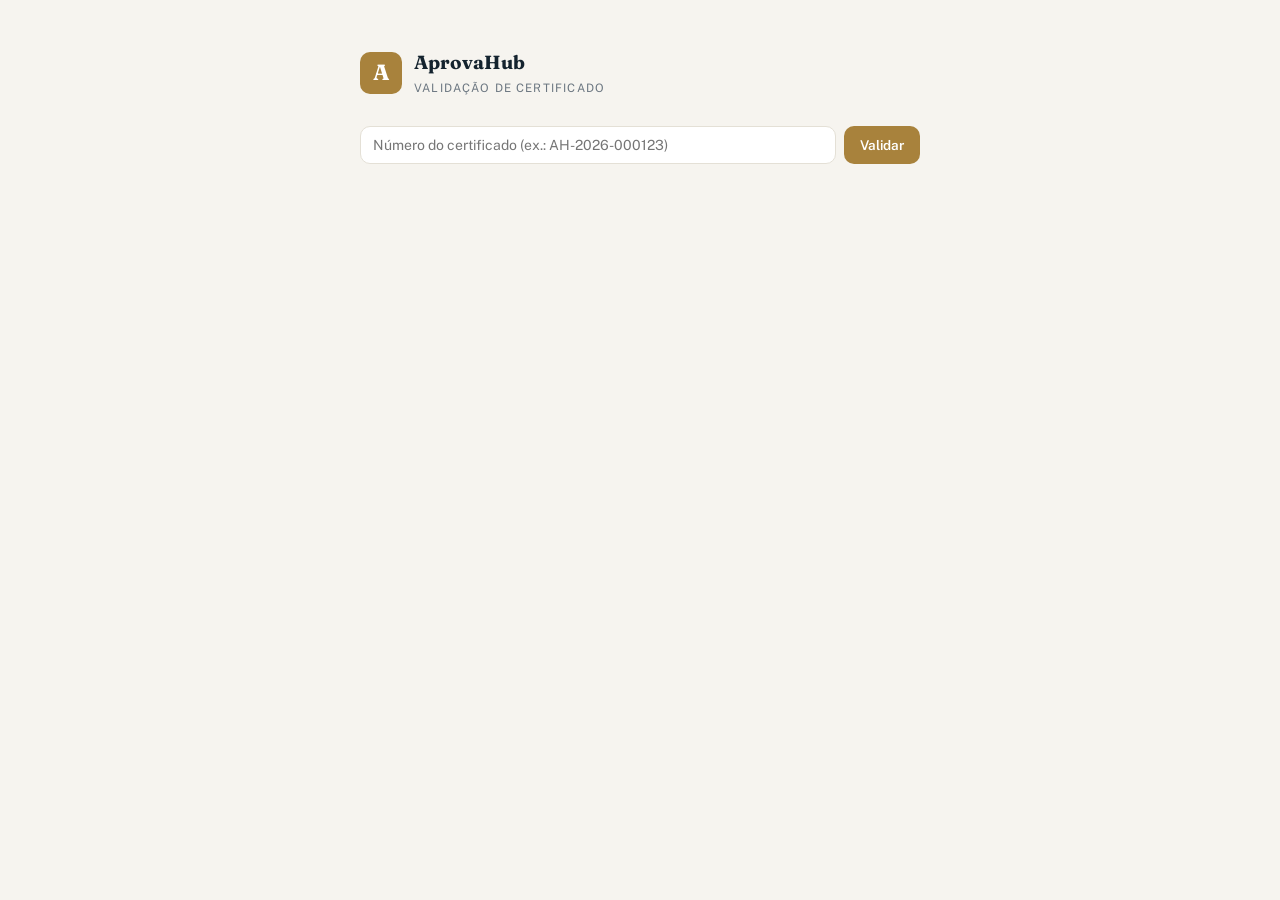
<file: validate.html>
<!DOCTYPE html>
<html lang="pt-BR">
<head>
<meta charset="UTF-8">
<meta name="viewport" content="width=device-width, initial-scale=1.0">
<title>Validar certificado · AprovaHub</title>
<link rel="preconnect" href="https://fonts.googleapis.com">
<link href="https://fonts.googleapis.com/css2?family=Fraunces:opsz,wght@9..144,500;9..144,600;9..144,700&family=Public+Sans:wght@400;500;600;700&family=IBM+Plex+Mono:wght@400;500;600&display=swap" rel="stylesheet">
<link rel="stylesheet" href="src/styles/main.css">
<style>
  body{min-height:100vh;display:flex;flex-direction:column;align-items:center;padding:48px 20px}
  .val-wrap{width:100%;max-width:560px}
  .val-header{display:flex;align-items:center;gap:12px;margin-bottom:28px}
  .val-form{display:flex;gap:8px;margin-bottom:24px}
  .val-form input{flex:1;border:1px solid var(--line);border-radius:10px;padding:10px 12px;background:#fff}
</style>
</head>
<body>
<div class="val-wrap">
  <div class="val-header">
    <div class="brand-mark">A</div>
    <div><b style="font-family:'Fraunces',serif;font-size:19px">AprovaHub</b><br><small style="letter-spacing:.1em;text-transform:uppercase;color:var(--muted)">Validação de certificado</small></div>
  </div>

  <div class="val-form">
    <input type="text" id="fCert" placeholder="Número do certificado (ex.: AH-2026-000123)">
    <button class="btn btn-brass" id="btnCheck">Validar</button>
  </div>

  <div id="result"></div>
</div>

<script type="module">
  import { supabase } from './src/config/supabase.js';

  const ROLE_LABEL = {
    super_admin: 'Super admin', admin_corporativo: 'Admin corporativo', admin_hotel: 'Admin hotel',
    solicitante: 'Solicitante', lider_area: 'Líder da área', lider_administrativo: 'Líder administrativo',
    gerente_geral: 'Gerente geral', juridico: 'Jurídico',
  };

  const params = new URLSearchParams(location.search);
  const initialCert = params.get('certificate') || '';
  const expectedHash = params.get('hash') || '';

  const fCert = document.getElementById('fCert');
  const btnCheck = document.getElementById('btnCheck');
  const resultBox = document.getElementById('result');

  fCert.value = initialCert;

  async function validate() {
    const cert = fCert.value.trim();
    if (!cert) return;

    resultBox.innerHTML = '<div class="empty">Verificando…</div>';
    btnCheck.disabled = true;

    const { data, error } = await supabase.rpc('fn_validate_certificate', { p_certificate_number: cert });
    btnCheck.disabled = false;

    if (error) {
      resultBox.innerHTML = `<div class="card empty" style="padding:40px"><b>Erro ao validar</b><p>${error.message}</p></div>`;
      return;
    }

    if (!data) {
      resultBox.innerHTML = `
        <div class="card empty" style="padding:40px">
          <b>Certificado não encontrado</b>
          <p>Não existe um certificado aprovado com este número. Confira se foi digitado corretamente.</p>
        </div>`;
      return;
    }

    const steps = data.steps || [];
    let hashBanner = '';
    if (expectedHash) {
      const matches = expectedHash.toLowerCase() === (data.final_hash || '').toLowerCase();
      hashBanner = matches
        ? '<div class="notice" style="background:var(--ok-soft);color:var(--ok);border-color:var(--ok)">✓ O hash informado confere com o hash final registrado.</div>'
        : '<div class="notice" style="background:var(--danger-soft);color:var(--danger);border-color:var(--danger)">✗ O hash informado NÃO confere com o hash final registrado.</div>';
    }

    resultBox.innerHTML = `
      <div class="stamp">✓ Certificado válido</div>
      <div class="cert" style="margin-top:14px">
        <div class="meta-grid" style="grid-template-columns:repeat(2,1fr)">
          <div class="meta"><div class="k">Empresa</div><div class="v">${data.company_name}</div></div>
          <div class="meta"><div class="k">Nº do certificado</div><div class="v mono">${data.certificate_number}</div></div>
          <div class="meta"><div class="k">Documento</div><div class="v">${data.document_title}</div></div>
          <div class="meta"><div class="k">Tipo</div><div class="v">${data.approval_type_name}</div></div>
          <div class="meta"><div class="k">Hotel</div><div class="v">${data.hotel_name}</div></div>
          <div class="meta"><div class="k">Status</div><div class="v">Aprovado</div></div>
          <div class="meta"><div class="k">Criado em</div><div class="v">${new Date(data.created_at).toLocaleString('pt-BR')}</div></div>
          <div class="meta"><div class="k">Aprovação final</div><div class="v">${new Date(data.final_decision_at).toLocaleString('pt-BR')}</div></div>
        </div>
        <div class="meta" style="padding:0 18px 14px"><div class="k">Hash final</div><div class="mono" style="font-size:10.5px">${data.final_hash || '—'}</div></div>
      </div>

      ${hashBanner}

      <h3 style="margin:18px 0 8px">Aprovadores (em ordem)</h3>
      ${steps
        .map(
          (s) => `
        <div class="rule-row">
          <div class="rn">${s.step_order}</div>
          <div>
            <b>${s.approver_name || '—'} — ${ROLE_LABEL[s.role_required] || s.role_required}</b>
            <span>${new Date(s.approved_at).toLocaleString('pt-BR')} · ${s.mfa_verified ? 'MFA verificado' : s.auth_method === 'password_reconfirmation' ? 'Senha reconfirmada' : 'reautenticação registrada'}</span>
          </div>
        </div>`
        )
        .join('')}

      <div class="notice" style="margin-top:18px">
        Este certificado comprova a trilha eletrônica de aprovação interna deste documento, com registro de autenticação, evidências técnicas e integridade dos arquivos anexos.
      </div>
    `;
  }

  btnCheck.addEventListener('click', validate);
  fCert.addEventListener('keydown', (e) => { if (e.key === 'Enter') validate(); });

  if (initialCert) validate();
</script>
</body>
</html>
</file>
<file: src/styles/main.css>
:root{
  --ink:#14232E;
  --petrol:#0E3A4A;
  --petrol-2:#0A2C39;
  --paper:#F6F4EF;
  --card:#FFFFFF;
  --brass:#A8823C;
  --brass-soft:#F2EAD8;
  --ok:#2E7D5B;
  --ok-soft:#E4F0EA;
  --warn:#B4831F;
  --warn-soft:#F7EED9;
  --danger:#B0442E;
  --danger-soft:#F6E5E0;
  --muted:#6B7680;
  --line:#E4E0D6;
  --shadow:0 1px 2px rgba(20,35,46,.06),0 8px 24px rgba(20,35,46,.07);
  --r:12px;
}
*{margin:0;padding:0;box-sizing:border-box}
html,body{height:100%}
body{font-family:'Public Sans',sans-serif;background:var(--paper);color:var(--ink);font-size:14px;line-height:1.5}
button{font-family:inherit;cursor:pointer}
input,select,textarea{font-family:inherit;font-size:14px;color:var(--ink)}
h1,h2,h3,.display{font-family:'Fraunces',serif;font-weight:600;letter-spacing:-.01em}
.mono{font-family:'IBM Plex Mono',monospace}
:focus-visible{outline:2px solid var(--brass);outline-offset:2px}

/* ---------- LOGIN ---------- */
#loginScreen{min-height:100vh;display:flex}
.login-left{flex:1.1;background:linear-gradient(160deg,var(--petrol) 0%,var(--petrol-2) 70%);color:#F4EFE4;display:flex;flex-direction:column;justify-content:space-between;padding:48px 56px;position:relative;overflow:hidden}
.login-left::after{content:"";position:absolute;right:-120px;top:-120px;width:420px;height:420px;border-radius:50%;border:1px solid rgba(168,130,60,.35)}
.login-left::before{content:"";position:absolute;right:-60px;top:-60px;width:300px;height:300px;border-radius:50%;border:1px solid rgba(168,130,60,.2)}
.brand{display:flex;align-items:center;gap:12px}
.brand-mark{width:42px;height:42px;border-radius:10px;background:var(--brass);color:#fff;display:flex;align-items:center;justify-content:center;font-family:'Fraunces',serif;font-size:22px;font-weight:700}
.brand small{display:block;font-size:11px;letter-spacing:.14em;text-transform:uppercase;color:#C8B98F}
.brand b{font-family:'Fraunces',serif;font-size:19px;font-weight:600}
.login-hero h1{font-size:40px;line-height:1.15;max-width:420px;font-weight:600}
.login-hero h1 em{font-style:italic;color:#D9BE7F}
.login-hero p{margin-top:16px;max-width:400px;color:#B9C6CC;font-size:15px}
.login-steps{display:flex;gap:0;margin-top:36px;align-items:center}
.lstep{display:flex;align-items:center;gap:10px}
.lstep .n{width:30px;height:30px;border-radius:50%;border:1px solid var(--brass);color:#E4CE96;display:flex;align-items:center;justify-content:center;font-family:'Fraunces',serif;font-size:14px}
.lstep span{font-size:12px;color:#C4CFD4}
.lsep{width:36px;height:1px;background:rgba(168,130,60,.5);margin:0 12px}
.login-foot{font-size:12px;color:#7E939C}
.login-right{flex:1;display:flex;align-items:center;justify-content:center;padding:40px}
.login-card{width:100%;max-width:420px}
.login-card h2{font-size:24px;margin-bottom:6px}
.login-card>p{color:var(--muted);margin-bottom:24px}
.role-card{display:flex;align-items:center;gap:14px;width:100%;text-align:left;background:var(--card);border:1px solid var(--line);border-radius:var(--r);padding:14px 16px;margin-bottom:10px;transition:border-color .15s, transform .15s}
.role-card:hover{border-color:var(--brass);transform:translateX(3px)}
.avatar{width:40px;height:40px;border-radius:50%;display:flex;align-items:center;justify-content:center;font-weight:700;font-size:14px;color:#fff;flex:none}
.role-card b{display:block;font-size:14px}
.role-card span{font-size:12px;color:var(--muted)}
.role-card .tag{margin-left:auto;font-size:10px;letter-spacing:.08em;text-transform:uppercase;background:var(--brass-soft);color:var(--brass);padding:4px 8px;border-radius:20px;font-weight:700}

/* ---------- APP SHELL ---------- */
#app{display:none;min-height:100vh}
#app.on{display:grid;grid-template-columns:240px 1fr}
.sidebar{background:var(--petrol);color:#DDE6E9;display:flex;flex-direction:column;position:sticky;top:0;height:100vh}
.side-brand{padding:20px 18px;border-bottom:1px solid rgba(255,255,255,.08)}
.nav{padding:14px 10px;flex:1;min-height:0;overflow-y:auto}
.nav-label{font-size:10px;letter-spacing:.14em;text-transform:uppercase;color:#7E939C;padding:10px 10px 6px}
.nav-item{display:flex;align-items:center;gap:10px;width:100%;background:none;border:none;color:#C4CFD4;padding:10px 12px;border-radius:9px;font-size:13.5px;font-weight:500;text-align:left;margin-bottom:2px}
.nav-item svg{flex:none}
.nav-item:hover{background:rgba(255,255,255,.06);color:#fff}
.nav-item.active{background:var(--brass);color:#fff}
.nav-item .pill{margin-left:auto;background:#D9822B;color:#fff;font-size:11px;font-weight:700;border-radius:20px;padding:1px 8px}
.side-user{padding:14px 16px;border-top:1px solid rgba(255,255,255,.08);display:flex;flex-direction:column;gap:10px}
.side-user-top{display:flex;align-items:center;gap:10px;min-width:0}
.side-user-top>div{min-width:0}
.side-user b{display:block;font-size:13px;color:#fff}
.side-user span{font-size:11px;color:#8CA0A8}
.side-user-actions{display:flex;gap:6px}
.side-user button{flex:1;background:none;border:1px solid rgba(255,255,255,.2);color:#C4CFD4;border-radius:8px;padding:6px 9px;font-size:11px}
.side-user button:hover{border-color:var(--brass);color:#fff}
.main{padding:28px 36px 60px;max-width:1180px;width:100%}
.topbar{display:flex;align-items:flex-end;justify-content:space-between;margin-bottom:24px;gap:16px;flex-wrap:wrap}
.topbar h1{font-size:26px}
.topbar .sub{color:var(--muted);margin-top:2px;font-size:13px}

/* ---------- COMPONENTS ---------- */
.btn{border:none;border-radius:10px;padding:10px 16px;font-size:13.5px;font-weight:600;display:inline-flex;align-items:center;gap:8px}
.btn-primary{background:var(--petrol);color:#fff}
.btn-primary:hover{background:var(--petrol-2)}
.btn-brass{background:var(--brass);color:#fff}
.btn-brass:hover{filter:brightness(.94)}
.btn-ghost{background:transparent;border:1px solid var(--line);color:var(--ink)}
.btn-ghost:hover{border-color:var(--brass)}
.btn-ok{background:var(--ok);color:#fff}
.btn-danger{background:var(--danger);color:#fff}
.btn:disabled{opacity:.5;cursor:not-allowed}
.card{background:var(--card);border:1px solid var(--line);border-radius:var(--r);box-shadow:var(--shadow)}
.kpis{display:grid;grid-template-columns:repeat(4,1fr);gap:14px;margin-bottom:22px}
.kpi{padding:16px 18px}
.kpi .lab{font-size:11px;letter-spacing:.1em;text-transform:uppercase;color:var(--muted);font-weight:600}
.kpi .val{font-family:'Fraunces',serif;font-size:30px;font-weight:600;margin-top:6px}
.kpi .hint{font-size:12px;color:var(--muted);margin-top:2px}
.kpi.accent{border-top:3px solid var(--brass)}
.grid-2{display:grid;grid-template-columns:1.5fr 1fr;gap:16px}
.section-title{display:flex;align-items:center;justify-content:space-between;padding:16px 18px 0}
.section-title h3{font-size:16px}
.section-title a{font-size:12.5px;color:var(--brass);font-weight:600;text-decoration:none;cursor:pointer}
.badge{display:inline-flex;align-items:center;gap:6px;font-size:11.5px;font-weight:700;border-radius:20px;padding:3px 10px}
.badge .dot{width:6px;height:6px;border-radius:50%;background:currentColor}
.b-wait{background:var(--warn-soft);color:var(--warn)}
.b-ok{background:var(--ok-soft);color:var(--ok)}
.b-no{background:var(--danger-soft);color:var(--danger)}
.b-draft{background:#EEF1F3;color:var(--muted)}
table{width:100%;border-collapse:collapse}
th{font-size:11px;letter-spacing:.08em;text-transform:uppercase;color:var(--muted);text-align:left;padding:12px 18px;border-bottom:1px solid var(--line);font-weight:700}
td{padding:13px 18px;border-bottom:1px solid #EFECE4;font-size:13.5px;vertical-align:middle}
tr.rowlink{cursor:pointer}
tr.rowlink:hover td{background:#FBFAF6}
tr:last-child td{border-bottom:none}
td .doc-t{font-weight:600}
td .doc-s{font-size:12px;color:var(--muted)}
.filters{display:flex;gap:10px;flex-wrap:wrap;margin-bottom:16px}
.filters input,.filters select{background:var(--card);border:1px solid var(--line);border-radius:10px;padding:9px 12px}
.filters input{min-width:240px}
.empty{padding:44px;text-align:center;color:var(--muted)}
.empty b{display:block;font-family:'Fraunces',serif;font-size:17px;color:var(--ink);margin-bottom:4px}

/* pendências por aprovador */
.pend-row{display:flex;align-items:center;gap:12px;padding:12px 18px;border-bottom:1px solid #EFECE4}
.pend-row:last-child{border-bottom:none}
.pend-row b{font-size:13.5px;display:block}
.pend-row span{font-size:12px;color:var(--muted)}
.pend-row .n{margin-left:auto;font-family:'Fraunces',serif;font-size:20px;font-weight:600}
.pend-row .age{font-size:11px;color:var(--danger);font-weight:600}

/* ---------- FORM (nova solicitação) ---------- */
.form-grid{display:grid;grid-template-columns:1fr 1fr;gap:14px 16px}
.field{display:flex;flex-direction:column;gap:6px}
.field.full{grid-column:1/-1}
.field label{font-size:12px;font-weight:700;color:#3D4A54}
.field input,.field select,.field textarea{border:1px solid var(--line);border-radius:10px;padding:10px 12px;background:#fff}
.field textarea{resize:vertical;min-height:70px}
.type-picker{display:grid;grid-template-columns:repeat(3,1fr);gap:10px}
.type-opt{border:1px solid var(--line);border-radius:10px;padding:12px;background:#fff;text-align:left}
.type-opt b{display:block;font-size:13.5px}
.type-opt span{font-size:11.5px;color:var(--muted)}
.type-opt.sel{border-color:var(--brass);background:var(--brass-soft)}
.dropzone{border:1.5px dashed var(--line);border-radius:10px;padding:18px;text-align:center;color:var(--muted);background:#FBFAF6}
.dropzone button{background:none;border:none;color:var(--brass);font-weight:700;font-size:13px}
.file-item{display:flex;align-items:center;gap:10px;border:1px solid var(--line);border-radius:10px;padding:9px 12px;margin-top:8px;background:#fff}
.file-item .fnum{width:22px;height:22px;border-radius:6px;background:var(--petrol);color:#fff;font-size:12px;display:flex;align-items:center;justify-content:center;font-weight:700;flex:none}
.file-item b{font-size:13px}
.file-item span{font-size:11.5px;color:var(--muted)}
.file-item button{margin-left:auto;background:none;border:none;color:var(--danger);font-size:12px;font-weight:600}
.route-preview{background:#FBFAF6;border:1px solid var(--line);border-radius:10px;padding:14px 16px}
.route-preview .rp-t{font-size:12px;font-weight:700;color:#3D4A54;margin-bottom:10px}

/* ---------- APPROVAL RAIL (signature element) ---------- */
.rail{display:flex;flex-direction:column;gap:0}
.rail-step{display:flex;gap:14px;position:relative;padding-bottom:22px}
.rail-step:last-child{padding-bottom:0}
.rail-step::before{content:"";position:absolute;left:17px;top:36px;bottom:0;width:2px;background:var(--line)}
.rail-step:last-child::before{display:none}
.rail-step.done::before{background:var(--ok)}
.rail-n{width:36px;height:36px;border-radius:50%;flex:none;display:flex;align-items:center;justify-content:center;font-family:'Fraunces',serif;font-weight:700;font-size:15px;border:2px solid var(--line);background:#fff;color:var(--muted);z-index:1}
.rail-step.done .rail-n{background:var(--ok);border-color:var(--ok);color:#fff}
.rail-step.now .rail-n{background:var(--brass-soft);border-color:var(--brass);color:var(--brass);box-shadow:0 0 0 4px rgba(168,130,60,.15)}
.rail-step.rej .rail-n{background:var(--danger);border-color:var(--danger);color:#fff}
.rail-body b{display:block;font-size:14px}
.rail-body .who{font-size:12.5px;color:var(--muted)}
.rail-evid{margin-top:8px;background:#FBFAF6;border:1px solid var(--line);border-radius:8px;padding:8px 10px;font-size:11px;color:#4B5860}
.rail-evid .mono{font-size:10.5px;color:var(--brass);word-break:break-all}
.rail-wait-note{margin-top:6px;font-size:12px;color:var(--warn);font-weight:600}

/* ---------- DOC DETAIL ---------- */
.doc-layout{display:grid;grid-template-columns:1fr 360px;gap:16px;align-items:start}
.doc-head{padding:20px 22px;border-bottom:1px solid var(--line);display:flex;justify-content:space-between;gap:14px;flex-wrap:wrap}
.doc-head h2{font-size:20px}
.meta-grid{display:grid;grid-template-columns:repeat(3,1fr);gap:12px;padding:18px 22px;border-bottom:1px solid var(--line)}
.meta .k{font-size:10.5px;letter-spacing:.09em;text-transform:uppercase;color:var(--muted);font-weight:700}
.meta .v{font-size:13.5px;font-weight:600;margin-top:3px}
.tabs{display:flex;gap:2px;padding:0 22px;border-bottom:1px solid var(--line)}
.tab{background:none;border:none;padding:12px 14px;font-size:13px;font-weight:600;color:var(--muted);border-bottom:2px solid transparent}
.tab.active{color:var(--petrol);border-bottom-color:var(--brass)}
.tab-panel{padding:18px 22px}
.hist-item{display:flex;gap:12px;padding:11px 0;border-bottom:1px solid #EFECE4}
.hist-item:last-child{border:none}
.hist-ic{width:30px;height:30px;border-radius:8px;background:#EEF1F3;display:flex;align-items:center;justify-content:center;flex:none}
.hist-item b{font-size:13px;display:block}
.hist-item span{font-size:12px;color:var(--muted)}
.hist-item .t{margin-left:auto;font-size:11.5px;color:var(--muted);white-space:nowrap}
.side-panel{position:sticky;top:20px}
.side-panel .card{margin-bottom:14px}
.panel-pad{padding:18px}
.panel-pad h3{font-size:15px;margin-bottom:14px}
.approve-box{background:var(--brass-soft);border:1px solid #E0D2AE;border-radius:var(--r);padding:16px;margin-bottom:14px}
.approve-box b{font-family:'Fraunces',serif;font-size:15px;display:block;margin-bottom:4px}
.approve-box p{font-size:12.5px;color:#6B5A2E;margin-bottom:12px}
.approve-actions{display:flex;gap:8px}
.cert{border-top:1px dashed var(--line);margin-top:4px;padding:14px 18px;background:#FBFAF6;border-radius:0 0 var(--r) var(--r)}
.cert .mono{font-size:10.5px;color:var(--muted);word-break:break-all}
.stamp{display:inline-flex;align-items:center;gap:8px;border:1.5px solid var(--ok);color:var(--ok);border-radius:8px;padding:6px 12px;font-family:'Fraunces',serif;font-weight:700;font-size:13px;transform:rotate(-2deg);background:#fff}
.stamp.no{border-color:var(--danger);color:var(--danger)}

/* ---------- MODAL / TOAST ---------- */
.modal-bg{position:fixed;inset:0;background:rgba(14,44,57,.5);display:none;align-items:center;justify-content:center;z-index:50;padding:20px}
.modal-bg.on{display:flex}
.modal{background:#fff;border-radius:14px;max-width:480px;width:100%;padding:24px;box-shadow:0 20px 60px rgba(0,0,0,.25)}
.modal h3{font-size:18px;margin-bottom:8px}
.modal p{color:var(--muted);font-size:13.5px;margin-bottom:14px}
.modal textarea{width:100%;border:1px solid var(--line);border-radius:10px;padding:10px;min-height:80px}
.modal-actions{display:flex;gap:8px;justify-content:flex-end;margin-top:16px}
#toast{position:fixed;bottom:24px;left:50%;transform:translateX(-50%) translateY(20px);background:var(--ink);color:#fff;padding:12px 20px;border-radius:10px;font-size:13.5px;opacity:0;transition:.25s;z-index:60;box-shadow:var(--shadow);display:flex;gap:10px;align-items:center}
#toast.on{opacity:1;transform:translateX(-50%) translateY(0)}

/* config */
.rule-row{display:flex;align-items:center;gap:12px;padding:14px 18px;border-bottom:1px solid #EFECE4}
.rule-row:last-child{border:none}
.rule-row .rn{width:28px;height:28px;border-radius:50%;background:var(--petrol);color:#fff;display:flex;align-items:center;justify-content:center;font-family:'Fraunces',serif;font-size:13px;flex:none}
.rule-row b{display:block;font-size:13.5px}
.rule-row span{font-size:12px;color:var(--muted)}
.notice{background:var(--brass-soft);border:1px solid #E0D2AE;border-radius:10px;padding:12px 14px;font-size:12.5px;color:#6B5A2E;margin-bottom:16px}

@media(max-width:1000px){
  #app.on{grid-template-columns:1fr}
  .sidebar{position:relative;height:auto}
  .kpis{grid-template-columns:repeat(2,1fr)}
  .grid-2,.doc-layout,.form-grid{grid-template-columns:1fr}
  .login-left{display:none}
  .meta-grid{grid-template-columns:1fr 1fr}
}
@media print{
  .sidebar,.topbar,.side-panel,.tabs{display:none!important}
  body{background:#fff}
}
@media (prefers-reduced-motion: reduce){*{transition:none!important;animation:none!important}}
</file>
